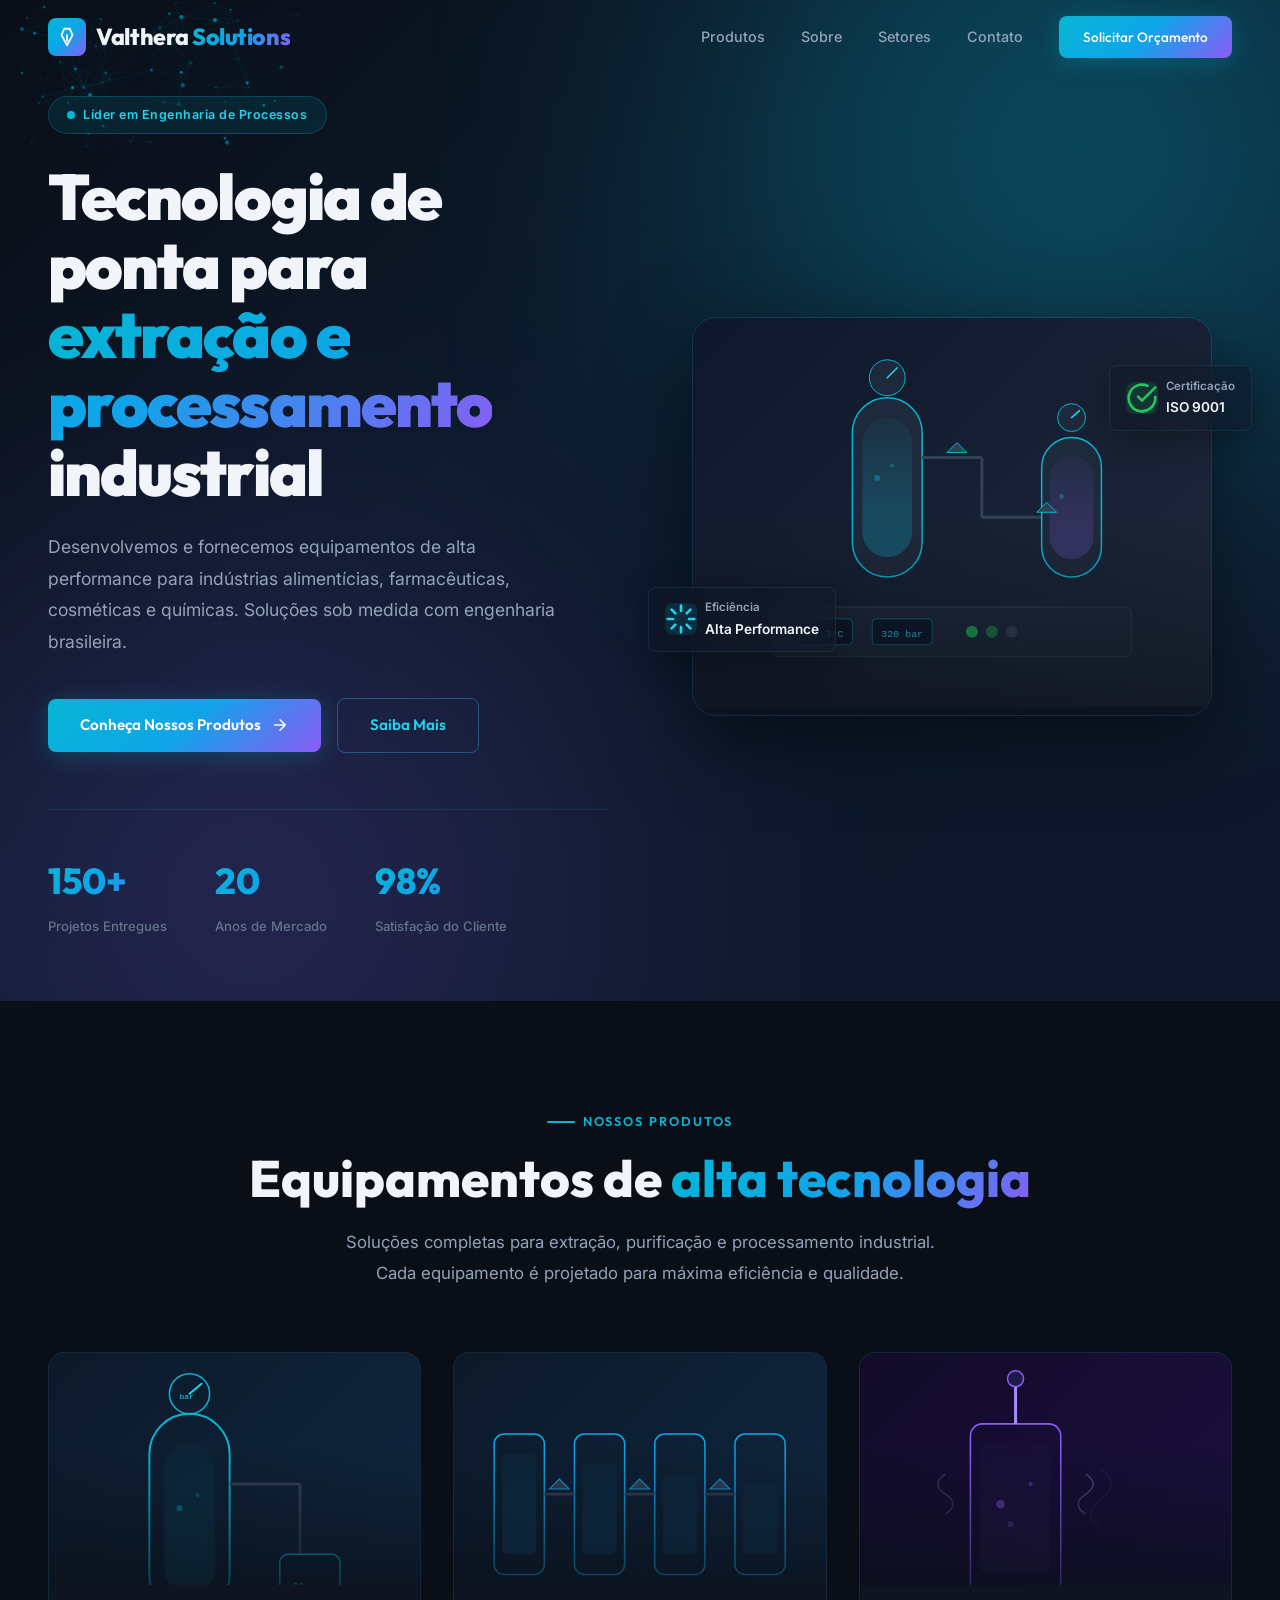
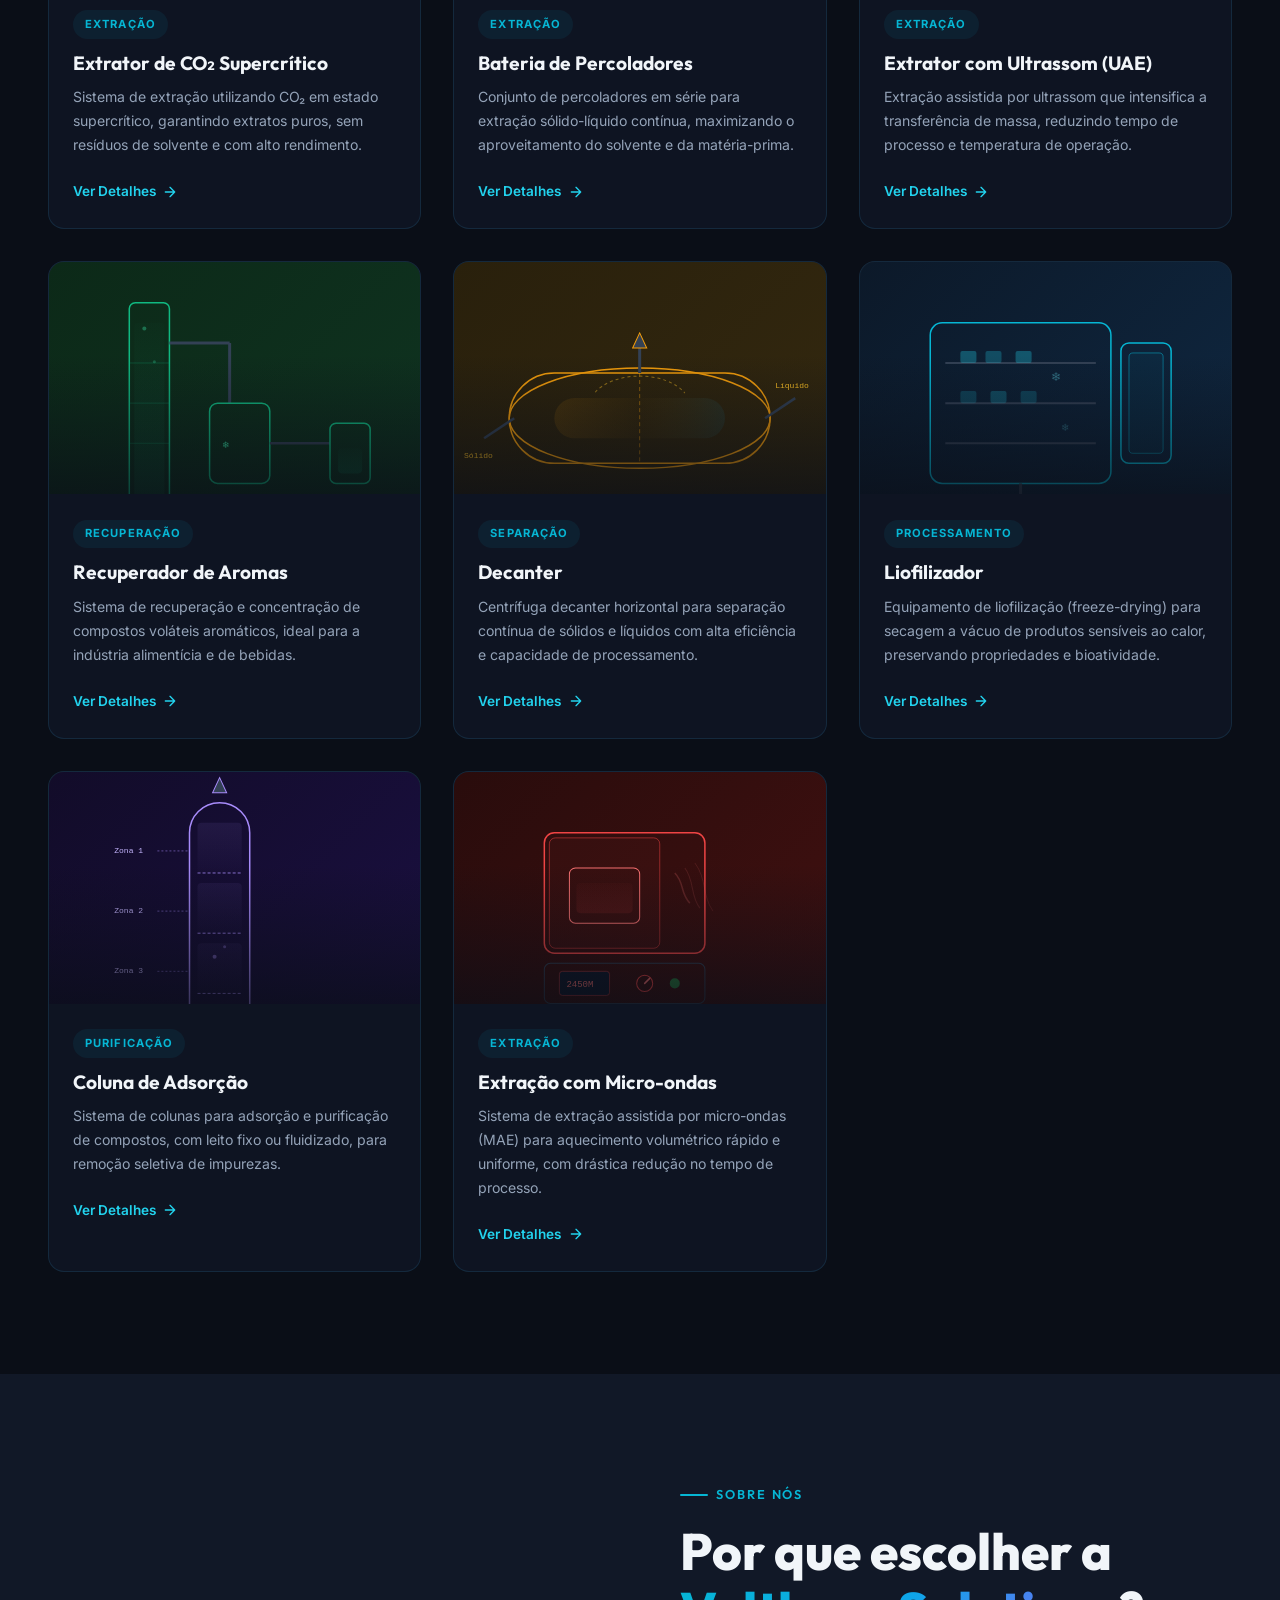
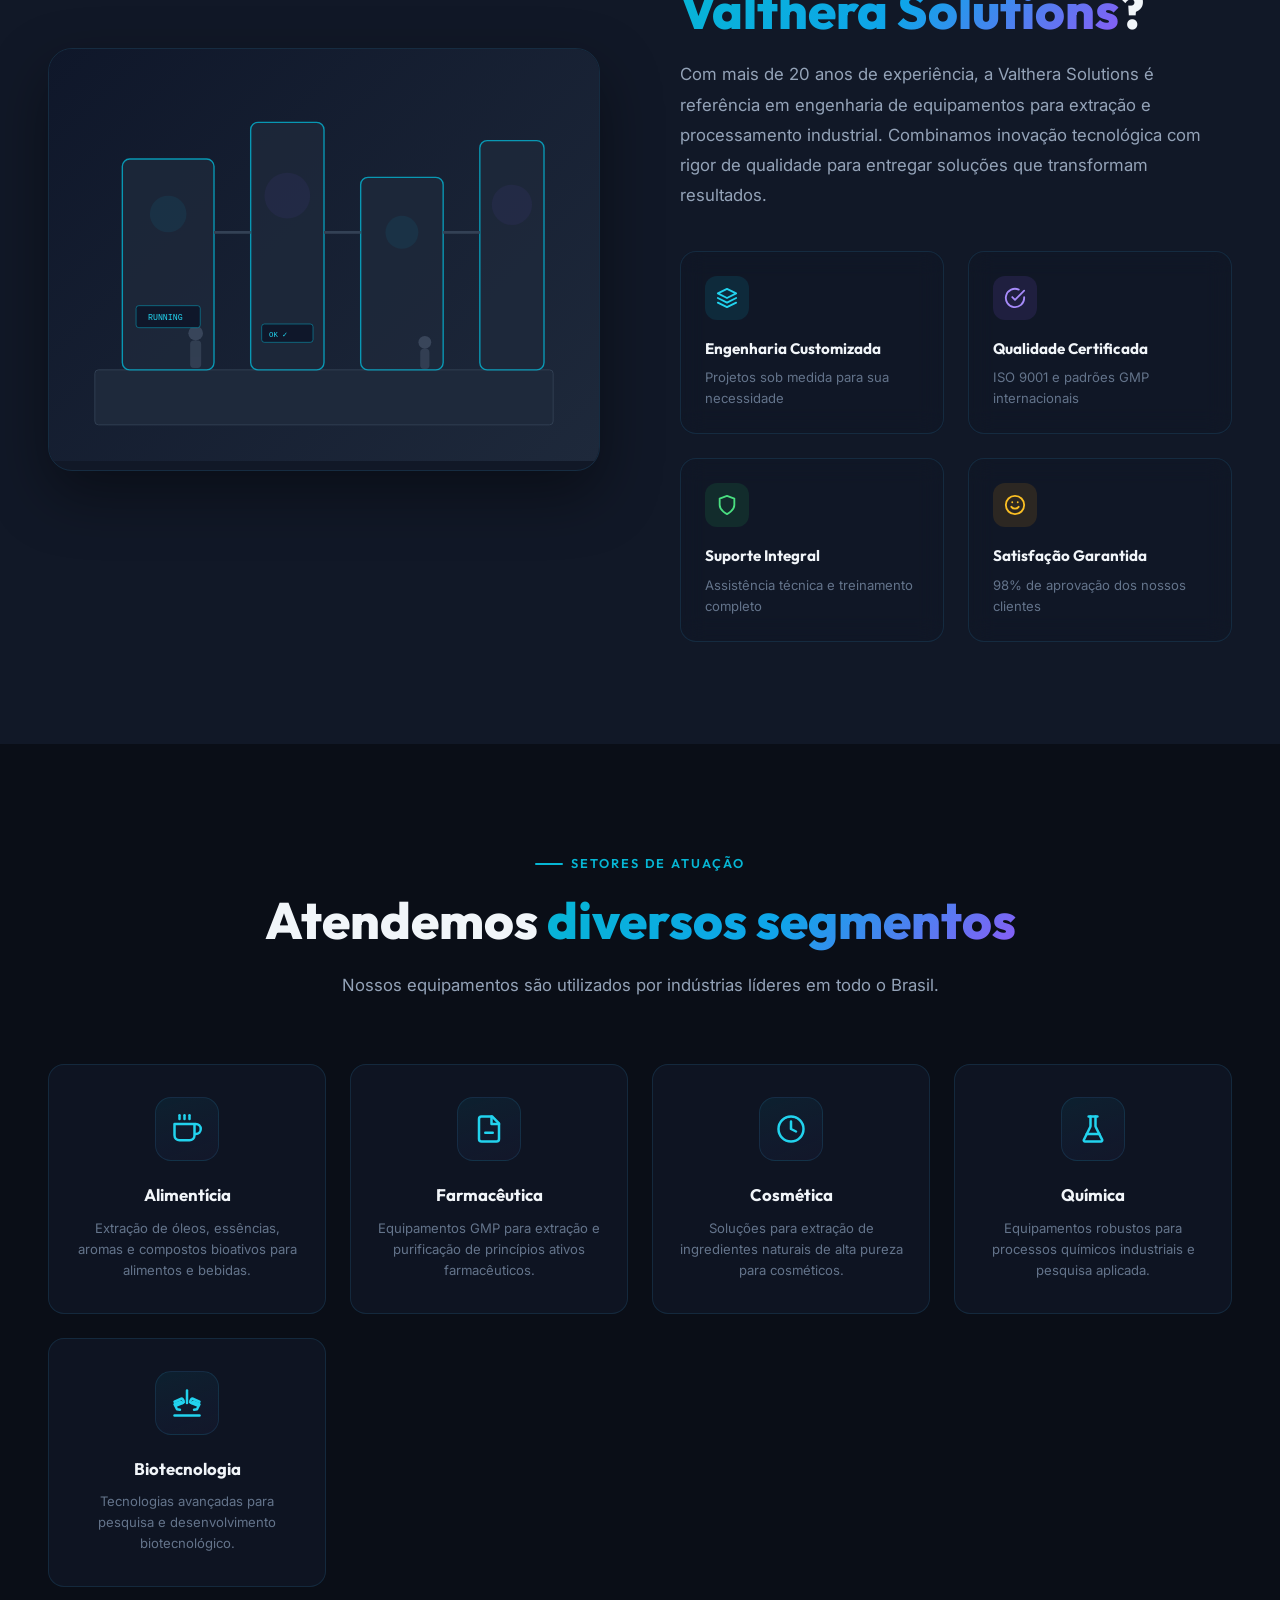
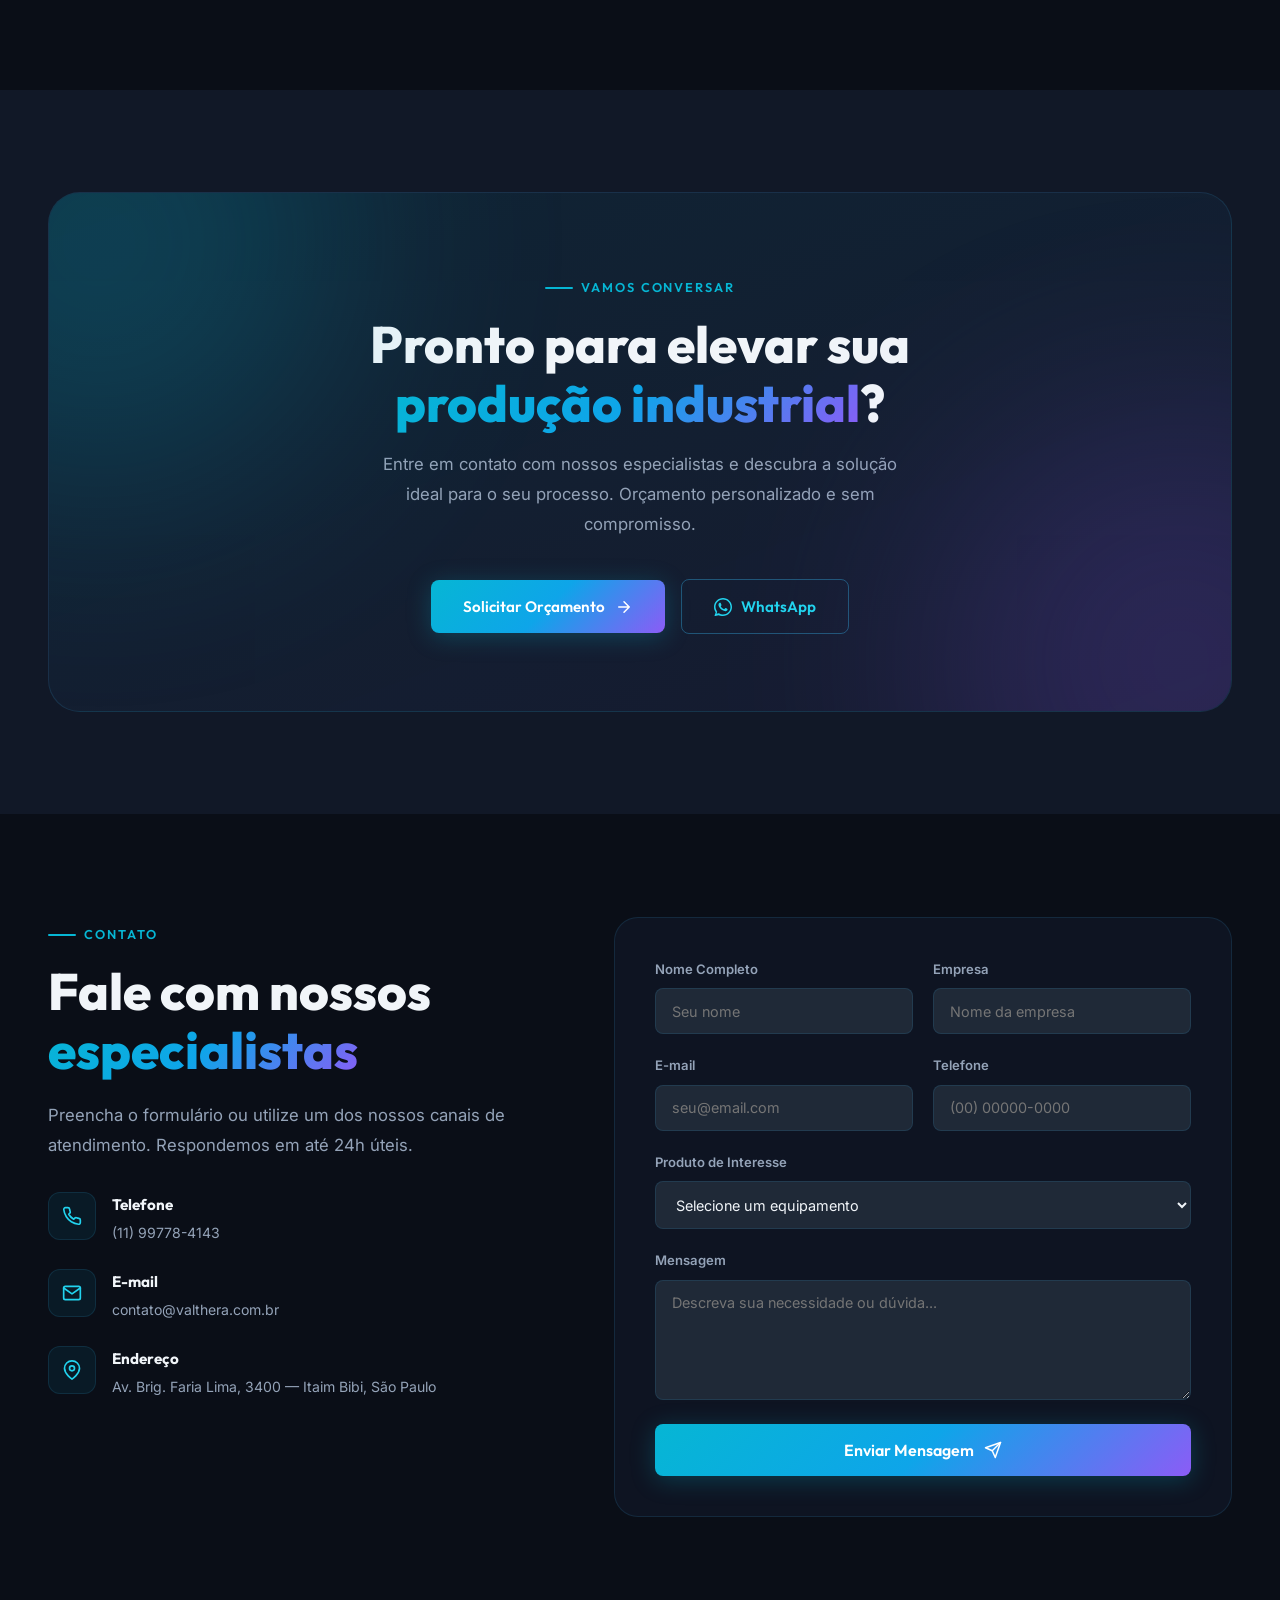
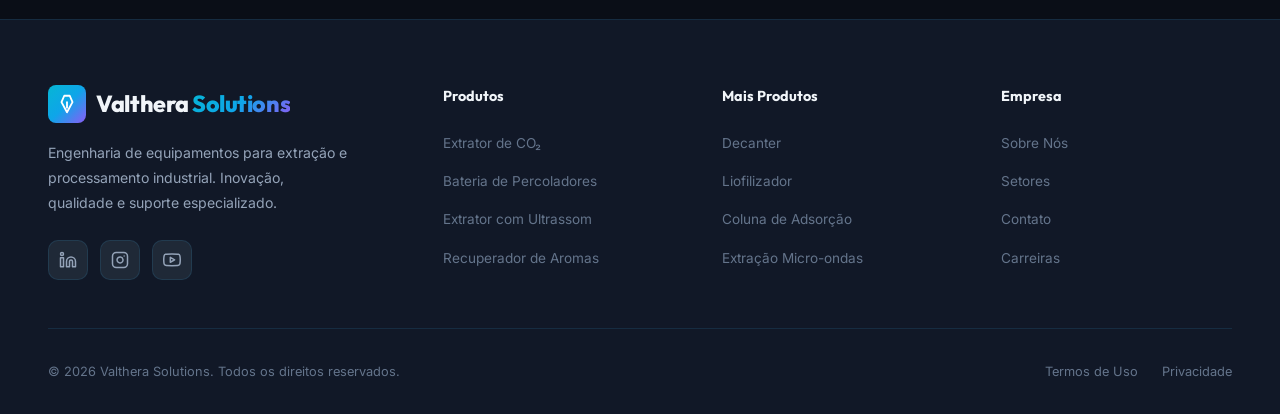
<file: index.html>
<!DOCTYPE html>
<html lang="pt-BR">
<head>
  <meta charset="UTF-8" />
  <meta name="viewport" content="width=device-width, initial-scale=1.0" />
  <title>Valthera Solutions — Equipamentos Industriais de Extração e Processamento</title>
  <meta name="description" content="Valthera Solutions: referência em equipamentos industriais de extração, purificação e processamento. Extratores de CO₂ supercrítico, ultrassom, micro-ondas e mais." />
  <style>
/* ============================================================
   Valthera Solutions — Design System & Global Styles
   ============================================================ */

/* ---- Google Fonts ---- */
@import url('https://fonts.googleapis.com/css2?family=Inter:wght@300;400;500;600;700;800;900&family=Outfit:wght@300;400;500;600;700;800&display=swap');

/* ---- CSS Custom Properties ---- */
:root {
  /* Palette */
  --bg-primary:    #0a0e17;
  --bg-secondary:  #111827;
  --bg-card:       rgba(17, 24, 39, .72);
  --bg-glass:      rgba(17, 24, 39, .45);
  --surface:       #1f2937;
  --border:        rgba(56, 189, 248, .12);
  --border-hover:  rgba(56, 189, 248, .35);

  --accent:        #06b6d4;
  --accent-light:  #22d3ee;
  --accent-dark:   #0891b2;
  --accent-glow:   rgba(6, 182, 212, .25);

  --text-primary:  #f1f5f9;
  --text-secondary:#94a3b8;
  --text-muted:    #64748b;

  --gradient-hero: linear-gradient(135deg, #0a0e17 0%, #0c1929 40%, #0f172a 100%);
  --gradient-accent: linear-gradient(135deg, #06b6d4, #0ea5e9, #8b5cf6);
  --gradient-card: linear-gradient(160deg, rgba(6,182,212,.08) 0%, rgba(139,92,246,.04) 100%);

  /* Typography */
  --font-heading: 'Outfit', sans-serif;
  --font-body:    'Inter', sans-serif;

  /* Spacing */
  --section-pad-y: clamp(4rem, 8vw, 8rem);
  --container-max: 1280px;
  --gap: 2rem;

  /* Transitions */
  --ease-out: cubic-bezier(.22, 1, .36, 1);
  --transition: .35s var(--ease-out);

  /* Radius */
  --radius-sm: 8px;
  --radius-md: 16px;
  --radius-lg: 24px;
  --radius-xl: 32px;
}

/* ---- Reset ---- */
*, *::before, *::after { box-sizing: border-box; margin: 0; padding: 0; }

html {
  scroll-behavior: smooth;
  font-size: 16px;
  -webkit-font-smoothing: antialiased;
}

body {
  font-family: var(--font-body);
  background: var(--bg-primary);
  color: var(--text-primary);
  line-height: 1.7;
  overflow-x: hidden;
}

img { max-width: 100%; display: block; }
a   { color: inherit; text-decoration: none; }
ul  { list-style: none; }

/* ---- Utilities ---- */
.container {
  max-width: var(--container-max);
  margin: 0 auto;
  padding: 0 clamp(1rem, 4vw, 3rem);
}

.section-label {
  display: inline-flex;
  align-items: center;
  gap: .5rem;
  font-family: var(--font-heading);
  font-size: .8rem;
  font-weight: 600;
  letter-spacing: .15em;
  text-transform: uppercase;
  color: var(--accent);
  margin-bottom: 1rem;
}

.section-label::before {
  content: '';
  width: 28px;
  height: 2px;
  background: var(--accent);
  border-radius: 1px;
}

.section-title {
  font-family: var(--font-heading);
  font-size: clamp(2rem, 4vw, 3.25rem);
  font-weight: 800;
  line-height: 1.15;
  color: var(--text-primary);
  margin-bottom: 1.25rem;
}

.section-desc {
  font-size: 1.05rem;
  color: var(--text-secondary);
  max-width: 600px;
  line-height: 1.8;
}

.gradient-text {
  background: var(--gradient-accent);
  -webkit-background-clip: text;
  background-clip: text;
  -webkit-text-fill-color: transparent;
}

/* ---- Buttons ---- */
.btn {
  display: inline-flex;
  align-items: center;
  gap: .6rem;
  font-family: var(--font-heading);
  font-weight: 600;
  font-size: .95rem;
  padding: .85rem 2rem;
  border: none;
  border-radius: var(--radius-sm);
  cursor: pointer;
  transition: var(--transition);
  position: relative;
  overflow: hidden;
}

.btn-primary {
  background: var(--gradient-accent);
  color: #fff;
  box-shadow: 0 4px 24px var(--accent-glow);
}

.btn-primary:hover {
  transform: translateY(-2px);
  box-shadow: 0 8px 32px rgba(6,182,212,.4);
}

.btn-outline {
  background: transparent;
  color: var(--accent-light);
  border: 1.5px solid var(--border-hover);
}

.btn-outline:hover {
  background: rgba(6,182,212,.08);
  border-color: var(--accent);
  transform: translateY(-2px);
}

.btn-icon {
  width: 18px;
  height: 18px;
}

/* ============================================================
   NAVBAR
   ============================================================ */
.navbar {
  position: fixed;
  top: 0;
  left: 0;
  right: 0;
  z-index: 1000;
  padding: 1rem 0;
  transition: var(--transition);
}

.navbar.scrolled {
  background: rgba(10, 14, 23, .88);
  backdrop-filter: blur(20px) saturate(1.4);
  -webkit-backdrop-filter: blur(20px) saturate(1.4);
  border-bottom: 1px solid var(--border);
  padding: .65rem 0;
}

.navbar .container {
  display: flex;
  align-items: center;
  justify-content: space-between;
}

.logo {
  display: flex;
  align-items: center;
  gap: .65rem;
  font-family: var(--font-heading);
  font-weight: 800;
  font-size: 1.45rem;
  letter-spacing: -.02em;
}

.logo-icon {
  width: 38px;
  height: 38px;
  background: var(--gradient-accent);
  border-radius: var(--radius-sm);
  display: flex;
  align-items: center;
  justify-content: center;
}

.logo-icon svg { width: 22px; height: 22px; }

.nav-links {
  display: flex;
  align-items: center;
  gap: 2.25rem;
}

.nav-links a {
  font-size: .9rem;
  font-weight: 500;
  color: var(--text-secondary);
  transition: var(--transition);
  position: relative;
}

.nav-links a::after {
  content: '';
  position: absolute;
  bottom: -4px;
  left: 0;
  width: 0;
  height: 2px;
  background: var(--accent);
  border-radius: 1px;
  transition: var(--transition);
}

.nav-links a:hover { color: var(--text-primary); }
.nav-links a:hover::after { width: 100%; }

.nav-cta {
  padding: .6rem 1.5rem !important;
  font-size: .85rem !important;
  color: #fff !important;
}

/* Mobile hamburger */
.hamburger {
  display: none;
  flex-direction: column;
  gap: 5px;
  cursor: pointer;
  z-index: 1001;
  background: none;
  border: none;
  padding: 4px;
}

.hamburger span {
  width: 26px;
  height: 2px;
  background: var(--text-primary);
  border-radius: 2px;
  transition: var(--transition);
}

.hamburger.active span:nth-child(1) { transform: rotate(45deg) translate(5px, 5px); }
.hamburger.active span:nth-child(2) { opacity: 0; }
.hamburger.active span:nth-child(3) { transform: rotate(-45deg) translate(5px, -5px); }

/* ============================================================
   HERO
   ============================================================ */
.hero {
  position: relative;
  min-height: 100vh;
  display: flex;
  align-items: center;
  background: var(--gradient-hero);
  overflow: hidden;
}

.hero-bg {
  position: absolute;
  inset: 0;
  z-index: 0;
}

.hero-bg img {
  width: 100%;
  height: 100%;
  object-fit: cover;
  opacity: .15;
  filter: saturate(.6);
}

.hero-glow {
  position: absolute;
  width: 700px;
  height: 700px;
  border-radius: 50%;
  filter: blur(140px);
  opacity: .3;
  pointer-events: none;
}

.hero-glow--cyan {
  background: var(--accent);
  top: -200px;
  right: -150px;
}

.hero-glow--purple {
  background: #8b5cf6;
  bottom: -250px;
  left: -100px;
  opacity: .18;
}

.hero .container {
  position: relative;
  z-index: 1;
  display: grid;
  grid-template-columns: 1fr 1fr;
  align-items: center;
  gap: 4rem;
  padding-top: 6rem;
  padding-bottom: 4rem;
}

.hero-content {
  max-width: 600px;
}

.hero-badge {
  display: inline-flex;
  align-items: center;
  gap: .5rem;
  background: rgba(6,182,212,.1);
  border: 1px solid rgba(6,182,212,.25);
  border-radius: 100px;
  padding: .45rem 1.15rem;
  font-size: .78rem;
  font-weight: 600;
  color: var(--accent-light);
  margin-bottom: 1.75rem;
  letter-spacing: .04em;
}

.hero-badge .pulse {
  width: 8px;
  height: 8px;
  background: var(--accent);
  border-radius: 50%;
  animation: pulse 2s ease-in-out infinite;
}

@keyframes pulse {
  0%, 100% { box-shadow: 0 0 0 0 rgba(6,182,212,.5); }
  50%      { box-shadow: 0 0 0 8px rgba(6,182,212,0); }
}

.hero-title {
  font-family: var(--font-heading);
  font-size: clamp(2.5rem, 5vw, 4rem);
  font-weight: 900;
  line-height: 1.08;
  letter-spacing: -.03em;
  margin-bottom: 1.5rem;
}

.hero-desc {
  font-size: 1.1rem;
  color: var(--text-secondary);
  line-height: 1.8;
  margin-bottom: 2.5rem;
  max-width: 520px;
}

.hero-actions {
  display: flex;
  align-items: center;
  gap: 1rem;
  flex-wrap: wrap;
}

.hero-stats {
  display: flex;
  gap: 3rem;
  margin-top: 3.5rem;
  padding-top: 2.5rem;
  border-top: 1px solid var(--border);
}

.hero-stat h3 {
  font-family: var(--font-heading);
  font-size: 2.25rem;
  font-weight: 800;
  background: var(--gradient-accent);
  -webkit-background-clip: text;
  background-clip: text;
  -webkit-text-fill-color: transparent;
}

.hero-stat p {
  font-size: .82rem;
  color: var(--text-muted);
  font-weight: 500;
  margin-top: .25rem;
}

/* Hero image side */
.hero-visual {
  position: relative;
  display: flex;
  align-items: center;
  justify-content: center;
}

.hero-image-wrapper {
  position: relative;
  width: 100%;
  max-width: 520px;
  border-radius: var(--radius-lg);
  overflow: hidden;
  border: 1px solid var(--border);
  box-shadow: 0 24px 80px rgba(0,0,0,.5);
}

.hero-image-wrapper img {
  width: 100%;
  aspect-ratio: 4/3;
  object-fit: cover;
}

.hero-image-overlay {
  position: absolute;
  inset: 0;
  background: linear-gradient(180deg, transparent 50%, rgba(10,14,23,.6) 100%);
  pointer-events: none;
}

/* Floating badges on hero image */
.float-badge {
  position: absolute;
  display: flex;
  align-items: center;
  gap: .5rem;
  background: var(--bg-glass);
  backdrop-filter: blur(16px);
  -webkit-backdrop-filter: blur(16px);
  border: 1px solid var(--border);
  border-radius: var(--radius-sm);
  padding: .65rem 1rem;
  font-size: .78rem;
  font-weight: 600;
  color: var(--text-primary);
  box-shadow: 0 8px 32px rgba(0,0,0,.3);
  animation: float 6s ease-in-out infinite;
}

.float-badge--top {
  top: 12%;
  right: -20px;
  animation-delay: 0s;
}

.float-badge--bottom {
  bottom: 16%;
  left: -24px;
  animation-delay: 3s;
}

.float-badge .badge-icon {
  width: 32px;
  height: 32px;
  border-radius: 8px;
  display: flex;
  align-items: center;
  justify-content: center;
  flex-shrink: 0;
}

.float-badge .badge-icon.green  { background: rgba(34,197,94,.15); color: #22c55e; }
.float-badge .badge-icon.cyan   { background: rgba(6,182,212,.15); color: var(--accent-light); }

@keyframes float {
  0%, 100% { transform: translateY(0); }
  50%      { transform: translateY(-12px); }
}

/* ============================================================
   PRODUCTS
   ============================================================ */
.products {
  padding: var(--section-pad-y) 0;
  background: var(--bg-primary);
  position: relative;
}

.products-header {
  text-align: center;
  margin-bottom: 4rem;
}

.products-header .section-desc {
  margin: 0 auto;
}

.products-grid {
  display: grid;
  grid-template-columns: repeat(auto-fill, minmax(300px, 1fr));
  gap: var(--gap);
}

.product-card {
  position: relative;
  background: var(--bg-card);
  border: 1px solid var(--border);
  border-radius: var(--radius-md);
  overflow: hidden;
  transition: var(--transition);
  cursor: pointer;
}

.product-card:hover {
  border-color: var(--border-hover);
  transform: translateY(-6px);
  box-shadow: 0 20px 60px rgba(6,182,212,.1);
}

.product-card-img {
  width: 100%;
  aspect-ratio: 16/10;
  overflow: hidden;
  position: relative;
  background: var(--surface);
}

.product-card-img img {
  width: 100%;
  height: 100%;
  object-fit: cover;
  transition: transform .6s var(--ease-out);
}

.product-card:hover .product-card-img img {
  transform: scale(1.06);
}

.product-card-img .img-overlay {
  position: absolute;
  inset: 0;
  background: linear-gradient(180deg, transparent 40%, rgba(10,14,23,.7) 100%);
  pointer-events: none;
}

/* SVG placeholder for missing images */
.product-card-img .svg-placeholder {
  width: 100%;
  height: 100%;
  display: flex;
  align-items: center;
  justify-content: center;
  background: linear-gradient(135deg, var(--bg-secondary), var(--surface));
}

.product-card-img .svg-placeholder svg {
  width: 64px;
  height: 64px;
  color: var(--accent);
  opacity: .5;
}

.product-card-body {
  padding: 1.5rem;
}

.product-tag {
  display: inline-block;
  font-size: .7rem;
  font-weight: 700;
  letter-spacing: .1em;
  text-transform: uppercase;
  color: var(--accent);
  background: rgba(6,182,212,.08);
  padding: .3rem .75rem;
  border-radius: 100px;
  margin-bottom: .75rem;
}

.product-card-body h3 {
  font-family: var(--font-heading);
  font-size: 1.2rem;
  font-weight: 700;
  margin-bottom: .6rem;
  line-height: 1.3;
}

.product-card-body p {
  font-size: .88rem;
  color: var(--text-secondary);
  line-height: 1.7;
  margin-bottom: 1.25rem;
}

.product-link {
  display: inline-flex;
  align-items: center;
  gap: .4rem;
  font-size: .85rem;
  font-weight: 600;
  color: var(--accent-light);
  transition: var(--transition);
}

.product-link:hover {
  gap: .65rem;
  color: #fff;
}

.product-link svg {
  width: 16px;
  height: 16px;
  transition: var(--transition);
}

/* ============================================================
   ABOUT / DIFFERENTIALS
   ============================================================ */
.about {
  padding: var(--section-pad-y) 0;
  background: var(--bg-secondary);
  position: relative;
  overflow: hidden;
}

.about .container {
  display: grid;
  grid-template-columns: 1fr 1fr;
  gap: 5rem;
  align-items: center;
}

.about-visual {
  position: relative;
}

.about-image {
  border-radius: var(--radius-lg);
  overflow: hidden;
  border: 1px solid var(--border);
  box-shadow: 0 24px 60px rgba(0,0,0,.4);
}

.about-image img {
  width: 100%;
  aspect-ratio: 4/3;
  object-fit: cover;
}

.about-features {
  display: grid;
  grid-template-columns: 1fr 1fr;
  gap: 1.5rem;
  margin-top: 2.5rem;
}

.feature-item {
  background: var(--bg-glass);
  backdrop-filter: blur(12px);
  border: 1px solid var(--border);
  border-radius: var(--radius-md);
  padding: 1.5rem;
  transition: var(--transition);
}

.feature-item:hover {
  border-color: var(--border-hover);
  transform: translateY(-3px);
}

.feature-icon {
  width: 44px;
  height: 44px;
  border-radius: 12px;
  display: flex;
  align-items: center;
  justify-content: center;
  margin-bottom: 1rem;
}

.feature-icon.cyan   { background: rgba(6,182,212,.12);  color: var(--accent-light); }
.feature-icon.purple { background: rgba(139,92,246,.12); color: #a78bfa; }
.feature-icon.green  { background: rgba(34,197,94,.12);  color: #4ade80; }
.feature-icon.amber  { background: rgba(245,158,11,.12); color: #fbbf24; }

.feature-icon svg { width: 22px; height: 22px; }

.feature-item h4 {
  font-family: var(--font-heading);
  font-size: .95rem;
  font-weight: 700;
  margin-bottom: .35rem;
}

.feature-item p {
  font-size: .82rem;
  color: var(--text-muted);
  line-height: 1.6;
}

/* ============================================================
   SECTORS
   ============================================================ */
.sectors {
  padding: var(--section-pad-y) 0;
  background: var(--bg-primary);
  position: relative;
}

.sectors-header {
  text-align: center;
  margin-bottom: 4rem;
}

.sectors-header .section-desc { margin: 0 auto; }

.sectors-grid {
  display: grid;
  grid-template-columns: repeat(auto-fill, minmax(240px, 1fr));
  gap: 1.5rem;
}

.sector-card {
  background: var(--bg-card);
  border: 1px solid var(--border);
  border-radius: var(--radius-md);
  padding: 2rem 1.5rem;
  text-align: center;
  transition: var(--transition);
}

.sector-card:hover {
  border-color: var(--border-hover);
  transform: translateY(-4px);
  box-shadow: 0 12px 40px rgba(6,182,212,.08);
}

.sector-icon {
  width: 64px;
  height: 64px;
  margin: 0 auto 1.25rem;
  border-radius: 16px;
  display: flex;
  align-items: center;
  justify-content: center;
  background: var(--gradient-card);
  border: 1px solid var(--border);
}

.sector-icon svg {
  width: 30px;
  height: 30px;
  color: var(--accent-light);
}

.sector-card h3 {
  font-family: var(--font-heading);
  font-size: 1.05rem;
  font-weight: 700;
  margin-bottom: .5rem;
}

.sector-card p {
  font-size: .82rem;
  color: var(--text-muted);
  line-height: 1.6;
}

/* ============================================================
   CTA BANNER
   ============================================================ */
.cta-banner {
  padding: var(--section-pad-y) 0;
  background: var(--bg-secondary);
  position: relative;
  overflow: hidden;
}

.cta-inner {
  position: relative;
  background: var(--gradient-card);
  border: 1px solid var(--border);
  border-radius: var(--radius-xl);
  padding: clamp(3rem, 6vw, 5rem);
  text-align: center;
  overflow: hidden;
}

.cta-glow {
  position: absolute;
  width: 500px;
  height: 500px;
  border-radius: 50%;
  filter: blur(120px);
  opacity: .2;
  pointer-events: none;
}

.cta-glow--left {
  background: var(--accent);
  top: -200px;
  left: -200px;
}

.cta-glow--right {
  background: #8b5cf6;
  bottom: -200px;
  right: -200px;
}

.cta-inner .section-title {
  max-width: 700px;
  margin: 0 auto 1rem;
}

.cta-inner .section-desc {
  max-width: 540px;
  margin: 0 auto 2.5rem;
  text-align: center;
}

.cta-actions {
  display: flex;
  align-items: center;
  justify-content: center;
  gap: 1rem;
  flex-wrap: wrap;
  position: relative;
  z-index: 1;
}

/* ============================================================
   CONTACT
   ============================================================ */
.contact {
  padding: var(--section-pad-y) 0;
  background: var(--bg-primary);
}

.contact .container {
  display: grid;
  grid-template-columns: 1fr 1.15fr;
  gap: 4rem;
  align-items: start;
}

.contact-info-list {
  display: flex;
  flex-direction: column;
  gap: 1.5rem;
  margin-top: 2rem;
}

.contact-info-item {
  display: flex;
  align-items: flex-start;
  gap: 1rem;
}

.contact-info-icon {
  width: 48px;
  height: 48px;
  border-radius: 12px;
  display: flex;
  align-items: center;
  justify-content: center;
  flex-shrink: 0;
  background: rgba(6,182,212,.08);
  border: 1px solid var(--border);
  color: var(--accent-light);
}

.contact-info-icon svg { width: 20px; height: 20px; }

.contact-info-item h4 {
  font-family: var(--font-heading);
  font-weight: 700;
  font-size: .95rem;
  margin-bottom: .2rem;
}

.contact-info-item p {
  font-size: .88rem;
  color: var(--text-secondary);
}

/* Form */
.contact-form {
  background: var(--bg-card);
  border: 1px solid var(--border);
  border-radius: var(--radius-lg);
  padding: 2.5rem;
}

.form-grid {
  display: grid;
  grid-template-columns: 1fr 1fr;
  gap: 1.25rem;
}

.form-group {
  display: flex;
  flex-direction: column;
  gap: .5rem;
}

.form-group.full { grid-column: 1 / -1; }

.form-group label {
  font-size: .82rem;
  font-weight: 600;
  color: var(--text-secondary);
}

.form-group input,
.form-group textarea,
.form-group select {
  font-family: var(--font-body);
  font-size: .9rem;
  color: var(--text-primary);
  background: var(--surface);
  border: 1px solid var(--border);
  border-radius: var(--radius-sm);
  padding: .85rem 1rem;
  transition: var(--transition);
  outline: none;
}

.form-group input:focus,
.form-group textarea:focus,
.form-group select:focus {
  border-color: var(--accent);
  box-shadow: 0 0 0 3px var(--accent-glow);
}

.form-group textarea { resize: vertical; min-height: 120px; }

.form-submit {
  margin-top: 1.5rem;
  width: 100%;
  justify-content: center;
  font-size: 1rem;
  padding: 1rem;
}

/* ============================================================
   FOOTER
   ============================================================ */
.footer {
  background: var(--bg-secondary);
  border-top: 1px solid var(--border);
  padding: 4rem 0 2rem;
}

.footer-grid {
  display: grid;
  grid-template-columns: 1.5fr 1fr 1fr 1fr;
  gap: 3rem;
  margin-bottom: 3rem;
}

.footer-brand p {
  font-size: .88rem;
  color: var(--text-secondary);
  line-height: 1.8;
  margin-top: 1rem;
  max-width: 300px;
}

.footer-social {
  display: flex;
  gap: .75rem;
  margin-top: 1.5rem;
}

.footer-social a {
  width: 40px;
  height: 40px;
  border-radius: 10px;
  display: flex;
  align-items: center;
  justify-content: center;
  background: var(--surface);
  border: 1px solid var(--border);
  color: var(--text-secondary);
  transition: var(--transition);
}

.footer-social a:hover {
  background: rgba(6,182,212,.1);
  border-color: var(--accent);
  color: var(--accent-light);
}

.footer-social a svg { width: 18px; height: 18px; }

.footer-col h4 {
  font-family: var(--font-heading);
  font-weight: 700;
  font-size: .9rem;
  margin-bottom: 1.25rem;
  color: var(--text-primary);
}

.footer-col ul {
  display: flex;
  flex-direction: column;
  gap: .7rem;
}

.footer-col ul a {
  font-size: .85rem;
  color: var(--text-muted);
  transition: var(--transition);
}

.footer-col ul a:hover {
  color: var(--accent-light);
  padding-left: 4px;
}

.footer-bottom {
  border-top: 1px solid var(--border);
  padding-top: 2rem;
  display: flex;
  align-items: center;
  justify-content: space-between;
  flex-wrap: wrap;
  gap: 1rem;
}

.footer-bottom p {
  font-size: .8rem;
  color: var(--text-muted);
}

.footer-bottom-links {
  display: flex;
  gap: 1.5rem;
}

.footer-bottom-links a {
  font-size: .8rem;
  color: var(--text-muted);
  transition: var(--transition);
}

.footer-bottom-links a:hover { color: var(--accent-light); }

/* ============================================================
   SCROLL ANIMATIONS
   ============================================================ */
.reveal {
  opacity: 0;
  transform: translateY(30px);
  transition: opacity .7s var(--ease-out), transform .7s var(--ease-out);
}

.reveal.visible {
  opacity: 1;
  transform: translateY(0);
}

.reveal-delay-1 { transition-delay: .1s; }
.reveal-delay-2 { transition-delay: .2s; }
.reveal-delay-3 { transition-delay: .3s; }
.reveal-delay-4 { transition-delay: .4s; }

/* ============================================================
   PARTICLES (canvas)
   ============================================================ */
#particles-canvas {
  position: absolute;
  inset: 0;
  z-index: 0;
  pointer-events: none;
}

/* ============================================================
   RESPONSIVE
   ============================================================ */
@media (max-width: 1024px) {
  .hero .container { grid-template-columns: 1fr; text-align: center; }
  .hero-content    { max-width: 100%; }
  .hero-desc       { margin-left: auto; margin-right: auto; }
  .hero-actions    { justify-content: center; }
  .hero-stats      { justify-content: center; }
  .hero-visual     { display: none; }

  .about .container  { grid-template-columns: 1fr; }
  .about-visual      { order: -1; }

  .contact .container { grid-template-columns: 1fr; }

  .footer-grid { grid-template-columns: 1fr 1fr; }
}

@media (max-width: 768px) {
  .nav-links {
    position: fixed;
    top: 0;
    right: -100%;
    width: 280px;
    height: 100vh;
    flex-direction: column;
    align-items: flex-start;
    padding: 6rem 2rem 2rem;
    background: var(--bg-secondary);
    border-left: 1px solid var(--border);
    gap: 1.5rem;
    transition: var(--transition);
  }

  .nav-links.open { right: 0; }

  .hamburger { display: flex; }

  .hero-stats { gap: 1.5rem; }
  .hero-stat h3 { font-size: 1.6rem; }

  .about-features { grid-template-columns: 1fr; }
  .form-grid { grid-template-columns: 1fr; }
  .footer-grid { grid-template-columns: 1fr; }

  .products-grid { grid-template-columns: 1fr; }
  .sectors-grid  { grid-template-columns: 1fr 1fr; }
}

@media (max-width: 480px) {
  .sectors-grid { grid-template-columns: 1fr; }
  .cta-inner { padding: 2rem 1.25rem; }
  .contact-form { padding: 1.5rem; }
}

/* ============================================================
   PRODUCT MODAL
   ============================================================ */
.modal-overlay {
  position: fixed;
  inset: 0;
  z-index: 2000;
  background: rgba(0, 0, 0, .7);
  backdrop-filter: blur(8px);
  -webkit-backdrop-filter: blur(8px);
  display: flex;
  align-items: center;
  justify-content: center;
  opacity: 0;
  visibility: hidden;
  transition: var(--transition);
  padding: 2rem;
}

.modal-overlay.active {
  opacity: 1;
  visibility: visible;
}

.modal {
  background: var(--bg-secondary);
  border: 1px solid var(--border);
  border-radius: var(--radius-lg);
  max-width: 640px;
  width: 100%;
  max-height: 85vh;
  overflow-y: auto;
  transform: translateY(20px) scale(.97);
  transition: var(--transition);
}

.modal-overlay.active .modal {
  transform: translateY(0) scale(1);
}

.modal-img {
  width: 100%;
  aspect-ratio: 16/9;
  overflow: hidden;
  border-radius: var(--radius-lg) var(--radius-lg) 0 0;
}

.modal-img img {
  width: 100%;
  height: 100%;
  object-fit: cover;
}

.modal-body {
  padding: 2rem;
}

.modal-body h2 {
  font-family: var(--font-heading);
  font-size: 1.5rem;
  font-weight: 800;
  margin-bottom: .75rem;
}

.modal-body .modal-tag {
  display: inline-block;
  font-size: .7rem;
  font-weight: 700;
  letter-spacing: .1em;
  text-transform: uppercase;
  color: var(--accent);
  background: rgba(6,182,212,.08);
  padding: .3rem .75rem;
  border-radius: 100px;
  margin-bottom: 1rem;
}

.modal-body p {
  font-size: .95rem;
  color: var(--text-secondary);
  line-height: 1.8;
  margin-bottom: 1rem;
}

.modal-features {
  margin-top: 1.5rem;
}

.modal-features h4 {
  font-family: var(--font-heading);
  font-weight: 700;
  font-size: .9rem;
  margin-bottom: .75rem;
  color: var(--text-primary);
}

.modal-features ul {
  display: flex;
  flex-direction: column;
  gap: .5rem;
}

.modal-features li {
  display: flex;
  align-items: center;
  gap: .5rem;
  font-size: .85rem;
  color: var(--text-secondary);
}

.modal-features li svg {
  width: 16px;
  height: 16px;
  color: var(--accent);
  flex-shrink: 0;
}

.modal-close {
  position: absolute;
  top: 1rem;
  right: 1rem;
  width: 36px;
  height: 36px;
  border-radius: 50%;
  background: var(--bg-glass);
  backdrop-filter: blur(12px);
  border: 1px solid var(--border);
  color: var(--text-primary);
  display: flex;
  align-items: center;
  justify-content: center;
  cursor: pointer;
  transition: var(--transition);
  z-index: 10;
}

.modal-close:hover {
  background: rgba(239,68,68,.2);
  border-color: rgba(239,68,68,.4);
}

.modal-close svg { width: 18px; height: 18px; }

.modal-actions {
  margin-top: 1.5rem;
  display: flex;
  gap: 1rem;
}

/* scrollbar styling */
::-webkit-scrollbar { width: 8px; }
::-webkit-scrollbar-track { background: var(--bg-primary); }
::-webkit-scrollbar-thumb { background: var(--surface); border-radius: 4px; }
::-webkit-scrollbar-thumb:hover { background: var(--accent-dark); }

</style>
  <link rel="icon" href="data:image/svg+xml,<svg xmlns='http://www.w3.org/2000/svg' viewBox='0 0 100 100'><text y='.9em' font-size='80'>⚗️</text></svg>" />
</head>

<body>
  <!-- ===== NAVBAR ===== -->
  <nav class="navbar" id="navbar">
    <div class="container">
      <a href="#" class="logo">
        <div class="logo-icon">
          <svg viewBox="0 0 24 24" fill="none" stroke="#fff" stroke-width="2" stroke-linecap="round" stroke-linejoin="round">
            <path d="M9 3h6l3 7-6 11-6-11z"/>
            <path d="M12 10v6"/>
          </svg>
        </div>
        <span>Valthera <span class="gradient-text">Solutions</span></span>
      </a>

      <div class="nav-links" id="nav-links">
        <a href="#produtos">Produtos</a>
        <a href="#sobre">Sobre</a>
        <a href="#setores">Setores</a>
        <a href="#contato">Contato</a>
        <a href="#contato" class="btn btn-primary nav-cta">Solicitar Orçamento</a>
      </div>

      <button class="hamburger" id="hamburger" aria-label="Menu">
        <span></span><span></span><span></span>
      </button>
    </div>
  </nav>

  <!-- ===== HERO ===== -->
  <section class="hero" id="hero">
    <canvas id="particles-canvas"></canvas>
    <div class="hero-glow hero-glow--cyan"></div>
    <div class="hero-glow hero-glow--purple"></div>

    <div class="container">
      <div class="hero-content">
        <div class="hero-badge">
          <span class="pulse"></span>
          Líder em Engenharia de Processos
        </div>

        <h1 class="hero-title">
          Tecnologia de ponta para <span class="gradient-text">extração e processamento</span> industrial
        </h1>

        <p class="hero-desc">
          Desenvolvemos e fornecemos equipamentos de alta performance para indústrias alimentícias, 
          farmacêuticas, cosméticas e químicas. Soluções sob medida com engenharia brasileira.
        </p>

        <div class="hero-actions">
          <a href="#produtos" class="btn btn-primary">
            Conheça Nossos Produtos
            <svg class="btn-icon" viewBox="0 0 24 24" fill="none" stroke="currentColor" stroke-width="2" stroke-linecap="round" stroke-linejoin="round"><path d="M5 12h14M12 5l7 7-7 7"/></svg>
          </a>
          <a href="#sobre" class="btn btn-outline">
            Saiba Mais
          </a>
        </div>

        <div class="hero-stats">
          <div class="hero-stat">
            <h3>150+</h3>
            <p>Projetos Entregues</p>
          </div>
          <div class="hero-stat">
            <h3>20</h3>
            <p>Anos de Mercado</p>
          </div>
          <div class="hero-stat">
            <h3>98%</h3>
            <p>Satisfação do Cliente</p>
          </div>
        </div>
      </div>

      <div class="hero-visual">
        <div class="hero-image-wrapper">
          <!-- Inline SVG Hero Visual -->
          <svg viewBox="0 0 520 390" fill="none" xmlns="http://www.w3.org/2000/svg" style="width:100%; aspect-ratio:4/3; background: linear-gradient(135deg, #0f172a 0%, #1e293b 100%);">
            <!-- Extraction vessel -->
            <rect x="160" y="80" width="70" height="180" rx="35" fill="#1e293b" stroke="#06b6d4" stroke-width="1.5"/>
            <rect x="170" y="100" width="50" height="140" rx="25" fill="url(#liquidGrad)" opacity=".6"/>
            <!-- Pipes -->
            <line x1="230" y1="140" x2="290" y2="140" stroke="#334155" stroke-width="3"/>
            <line x1="290" y1="140" x2="290" y2="200" stroke="#334155" stroke-width="3"/>
            <line x1="290" y1="200" x2="350" y2="200" stroke="#334155" stroke-width="3"/>
            <!-- Second vessel -->
            <rect x="350" y="120" width="60" height="140" rx="30" fill="#1e293b" stroke="#06b6d4" stroke-width="1.5"/>
            <rect x="358" y="138" width="44" height="104" rx="22" fill="url(#liquidGrad2)" opacity=".5"/>
            <!-- Gauges -->
            <circle cx="195" cy="60" r="18" fill="#1e293b" stroke="#06b6d4" stroke-width="1"/>
            <line x1="195" y1="60" x2="205" y2="50" stroke="#22d3ee" stroke-width="1.5" stroke-linecap="round"/>
            <circle cx="380" cy="100" r="14" fill="#1e293b" stroke="#06b6d4" stroke-width="1"/>
            <line x1="380" y1="100" x2="388" y2="93" stroke="#22d3ee" stroke-width="1.5" stroke-linecap="round"/>
            <!-- Control panel -->
            <rect x="80" y="290" width="360" height="50" rx="6" fill="#1e293b" stroke="#334155" stroke-width="1"/>
            <rect x="100" y="302" width="60" height="26" rx="4" fill="#0f172a" stroke="#06b6d4" stroke-width=".5"/>
            <text x="115" y="320" fill="#22d3ee" font-size="10" font-family="monospace">87.3°C</text>
            <rect x="180" y="302" width="60" height="26" rx="4" fill="#0f172a" stroke="#06b6d4" stroke-width=".5"/>
            <text x="189" y="320" fill="#22d3ee" font-size="10" font-family="monospace">320 bar</text>
            <circle cx="280" cy="315" r="6" fill="#22c55e" opacity=".8"/>
            <circle cx="300" cy="315" r="6" fill="#22c55e" opacity=".5"/>
            <circle cx="320" cy="315" r="6" fill="#334155"/>
            <!-- Valves -->
            <polygon points="255,135 265,125 275,135" fill="#334155" stroke="#06b6d4" stroke-width="1"/>
            <polygon points="345,195 355,185 365,195" fill="#334155" stroke="#06b6d4" stroke-width="1"/>
            <!-- Particle bubbles -->
            <circle cx="185" cy="180" r="3" fill="#06b6d4" opacity=".4"><animate attributeName="cy" values="180;120;180" dur="3s" repeatCount="indefinite"/></circle>
            <circle cx="200" cy="200" r="2" fill="#06b6d4" opacity=".3"><animate attributeName="cy" values="200;130;200" dur="4s" repeatCount="indefinite"/></circle>
            <circle cx="370" cy="210" r="2.5" fill="#06b6d4" opacity=".35"><animate attributeName="cy" values="210;155;210" dur="3.5s" repeatCount="indefinite"/></circle>
            <defs>
              <linearGradient id="liquidGrad" x1="0" y1="0" x2="0" y2="1">
                <stop offset="0%" stop-color="#06b6d4" stop-opacity="0.1"/>
                <stop offset="100%" stop-color="#06b6d4" stop-opacity="0.5"/>
              </linearGradient>
              <linearGradient id="liquidGrad2" x1="0" y1="0" x2="0" y2="1">
                <stop offset="0%" stop-color="#8b5cf6" stop-opacity="0.1"/>
                <stop offset="100%" stop-color="#8b5cf6" stop-opacity="0.5"/>
              </linearGradient>
            </defs>
          </svg>
          <div class="hero-image-overlay"></div>
        </div>

        <!-- Floating badges -->
        <div class="float-badge float-badge--top">
          <div class="badge-icon green">
            <svg viewBox="0 0 24 24" fill="none" stroke="currentColor" stroke-width="2" stroke-linecap="round" stroke-linejoin="round"><path d="M22 11.08V12a10 10 0 1 1-5.93-9.14"/><polyline points="22 4 12 14.01 9 11.01"/></svg>
          </div>
          <div>
            <div style="font-size:.72rem;color:#94a3b8;">Certificação</div>
            <div style="font-size:.85rem;">ISO 9001</div>
          </div>
        </div>

        <div class="float-badge float-badge--bottom">
          <div class="badge-icon cyan">
            <svg viewBox="0 0 24 24" fill="none" stroke="currentColor" stroke-width="2" stroke-linecap="round" stroke-linejoin="round"><path d="M12 2v4M12 18v4M4.93 4.93l2.83 2.83M16.24 16.24l2.83 2.83M2 12h4M18 12h4M4.93 19.07l2.83-2.83M16.24 7.76l2.83-2.83"/></svg>
          </div>
          <div>
            <div style="font-size:.72rem;color:#94a3b8;">Eficiência</div>
            <div style="font-size:.85rem;">Alta Performance</div>
          </div>
        </div>
      </div>
    </div>
  </section>

  <!-- ===== PRODUCTS ===== -->
  <section class="products" id="produtos">
    <div class="container">
      <div class="products-header reveal">
        <span class="section-label">Nossos Produtos</span>
        <h2 class="section-title">Equipamentos de <span class="gradient-text">alta tecnologia</span></h2>
        <p class="section-desc">
          Soluções completas para extração, purificação e processamento industrial. 
          Cada equipamento é projetado para máxima eficiência e qualidade.
        </p>
      </div>

      <div class="products-grid" id="products-grid">
        <!-- Cards serão gerados via JS -->
      </div>
    </div>
  </section>

  <!-- ===== ABOUT ===== -->
  <section class="about" id="sobre">
    <div class="container">
      <div class="about-visual reveal">
        <div class="about-image">
          <svg viewBox="0 0 600 450" fill="none" xmlns="http://www.w3.org/2000/svg" style="width:100%; aspect-ratio:4/3; background: linear-gradient(135deg, #0f172a, #1e293b);">
            <!-- Factory floor -->
            <rect x="50" y="350" width="500" height="60" rx="4" fill="#1e293b" stroke="#334155" stroke-width="1"/>
            <!-- Equipment bank -->
            <rect x="80" y="120" width="100" height="230" rx="8" fill="#1e293b" stroke="#06b6d4" stroke-width="1.5" opacity=".8"/>
            <rect x="220" y="80" width="80" height="270" rx="8" fill="#1e293b" stroke="#06b6d4" stroke-width="1.5" opacity=".8"/>
            <rect x="340" y="140" width="90" height="210" rx="8" fill="#1e293b" stroke="#06b6d4" stroke-width="1.5" opacity=".8"/>
            <rect x="470" y="100" width="70" height="250" rx="8" fill="#1e293b" stroke="#06b6d4" stroke-width="1.5" opacity=".8"/>
            <!-- Interconnecting pipes -->
            <path d="M180 200 H220" stroke="#334155" stroke-width="3"/>
            <path d="M300 200 H340" stroke="#334155" stroke-width="3"/>
            <path d="M430 200 H470" stroke="#334155" stroke-width="3"/>
            <!-- Glow spots -->
            <circle cx="130" cy="180" r="20" fill="#06b6d4" opacity=".08"/>
            <circle cx="260" cy="160" r="25" fill="#8b5cf6" opacity=".06"/>
            <circle cx="385" cy="200" r="18" fill="#06b6d4" opacity=".08"/>
            <circle cx="505" cy="170" r="22" fill="#8b5cf6" opacity=".06"/>
            <!-- Workers silhouettes -->
            <circle cx="160" cy="310" r="8" fill="#64748b" opacity=".4"/>
            <rect x="154" y="318" width="12" height="30" rx="4" fill="#64748b" opacity=".3"/>
            <circle cx="410" cy="320" r="7" fill="#64748b" opacity=".4"/>
            <rect x="405" y="327" width="10" height="22" rx="4" fill="#64748b" opacity=".3"/>
            <!-- Digital readouts -->
            <rect x="95" y="280" width="70" height="24" rx="3" fill="#0f172a" stroke="#06b6d4" stroke-width=".5"/>
            <text x="108" y="296" fill="#22d3ee" font-size="9" font-family="monospace">RUNNING</text>
            <rect x="232" y="300" width="56" height="20" rx="3" fill="#0f172a" stroke="#06b6d4" stroke-width=".5"/>
            <text x="240" y="314" fill="#22d3ee" font-size="8" font-family="monospace">OK ✓</text>
          </svg>
        </div>
      </div>

      <div class="about-content">
        <span class="section-label reveal">Sobre Nós</span>
        <h2 class="section-title reveal">Por que escolher a <span class="gradient-text">Valthera Solutions</span>?</h2>
        <p class="section-desc reveal">
          Com mais de 20 anos de experiência, a Valthera Solutions é referência em engenharia 
          de equipamentos para extração e processamento industrial. Combinamos inovação tecnológica 
          com rigor de qualidade para entregar soluções que transformam resultados.
        </p>

        <div class="about-features">
          <div class="feature-item reveal reveal-delay-1">
            <div class="feature-icon cyan">
              <svg viewBox="0 0 24 24" fill="none" stroke="currentColor" stroke-width="2" stroke-linecap="round" stroke-linejoin="round"><path d="M12 2L2 7l10 5 10-5-10-5z"/><path d="M2 17l10 5 10-5"/><path d="M2 12l10 5 10-5"/></svg>
            </div>
            <h4>Engenharia Customizada</h4>
            <p>Projetos sob medida para sua necessidade</p>
          </div>

          <div class="feature-item reveal reveal-delay-2">
            <div class="feature-icon purple">
              <svg viewBox="0 0 24 24" fill="none" stroke="currentColor" stroke-width="2" stroke-linecap="round" stroke-linejoin="round"><path d="M22 11.08V12a10 10 0 1 1-5.93-9.14"/><polyline points="22 4 12 14.01 9 11.01"/></svg>
            </div>
            <h4>Qualidade Certificada</h4>
            <p>ISO 9001 e padrões GMP internacionais</p>
          </div>

          <div class="feature-item reveal reveal-delay-3">
            <div class="feature-icon green">
              <svg viewBox="0 0 24 24" fill="none" stroke="currentColor" stroke-width="2" stroke-linecap="round" stroke-linejoin="round"><path d="M12 22s8-4 8-10V5l-8-3-8 3v7c0 6 8 10 8 10z"/></svg>
            </div>
            <h4>Suporte Integral</h4>
            <p>Assistência técnica e treinamento completo</p>
          </div>

          <div class="feature-item reveal reveal-delay-4">
            <div class="feature-icon amber">
              <svg viewBox="0 0 24 24" fill="none" stroke="currentColor" stroke-width="2" stroke-linecap="round" stroke-linejoin="round"><circle cx="12" cy="12" r="10"/><path d="M8 14s1.5 2 4 2 4-2 4-2"/><line x1="9" y1="9" x2="9.01" y2="9"/><line x1="15" y1="9" x2="15.01" y2="9"/></svg>
            </div>
            <h4>Satisfação Garantida</h4>
            <p>98% de aprovação dos nossos clientes</p>
          </div>
        </div>
      </div>
    </div>
  </section>

  <!-- ===== SECTORS ===== -->
  <section class="sectors" id="setores">
    <div class="container">
      <div class="sectors-header reveal">
        <span class="section-label">Setores de Atuação</span>
        <h2 class="section-title">Atendemos <span class="gradient-text">diversos segmentos</span></h2>
        <p class="section-desc">
          Nossos equipamentos são utilizados por indústrias líderes em todo o Brasil.
        </p>
      </div>

      <div class="sectors-grid">
        <div class="sector-card reveal reveal-delay-1">
          <div class="sector-icon">
            <svg viewBox="0 0 24 24" fill="none" stroke="currentColor" stroke-width="2" stroke-linecap="round" stroke-linejoin="round"><path d="M18 8h1a4 4 0 010 8h-1M2 8h16v9a4 4 0 01-4 4H6a4 4 0 01-4-4V8z"/><line x1="6" y1="1" x2="6" y2="4"/><line x1="10" y1="1" x2="10" y2="4"/><line x1="14" y1="1" x2="14" y2="4"/></svg>
          </div>
          <h3>Alimentícia</h3>
          <p>Extração de óleos, essências, aromas e compostos bioativos para alimentos e bebidas.</p>
        </div>

        <div class="sector-card reveal reveal-delay-2">
          <div class="sector-icon">
            <svg viewBox="0 0 24 24" fill="none" stroke="currentColor" stroke-width="2" stroke-linecap="round" stroke-linejoin="round"><path d="M14.5 2H6a2 2 0 00-2 2v16a2 2 0 002 2h12a2 2 0 002-2V7.5L14.5 2z"/><polyline points="14 2 14 8 20 8"/><line x1="9" y1="15" x2="15" y2="15"/></svg>
          </div>
          <h3>Farmacêutica</h3>
          <p>Equipamentos GMP para extração e purificação de princípios ativos farmacêuticos.</p>
        </div>

        <div class="sector-card reveal reveal-delay-3">
          <div class="sector-icon">
            <svg viewBox="0 0 24 24" fill="none" stroke="currentColor" stroke-width="2" stroke-linecap="round" stroke-linejoin="round"><path d="M12 22c5.523 0 10-4.477 10-10S17.523 2 12 2 2 6.477 2 12s4.477 10 10 10z"/><path d="M12 6v6l4 2"/></svg>
          </div>
          <h3>Cosmética</h3>
          <p>Soluções para extração de ingredientes naturais de alta pureza para cosméticos.</p>
        </div>

        <div class="sector-card reveal reveal-delay-4">
          <div class="sector-icon">
            <svg viewBox="0 0 24 24" fill="none" stroke="currentColor" stroke-width="2" stroke-linecap="round" stroke-linejoin="round"><path d="M10 2v7.527a2 2 0 01-.211.896L4.72 20.55a1 1 0 00.9 1.45h12.76a1 1 0 00.9-1.45l-5.069-10.127A2 2 0 0114 9.527V2"/><path d="M8.5 2h7"/><path d="M7 16h10"/></svg>
          </div>
          <h3>Química</h3>
          <p>Equipamentos robustos para processos químicos industriais e pesquisa aplicada.</p>
        </div>

        <div class="sector-card reveal reveal-delay-1">
          <div class="sector-icon">
            <svg viewBox="0 0 24 24" fill="none" stroke="currentColor" stroke-width="2" stroke-linecap="round" stroke-linejoin="round"><path d="M2 22h20"/><path d="M6.36 17.4 4 17l-2-4 5-2 1 1"/><path d="m2 11 5.36-2.4a1 1 0 0 1 1.29.49l.71 1.42a1 1 0 0 1-.49 1.3L3.5 14"/><path d="m17.64 17.4 2.36-.4 2-4-5-2-1 1"/><path d="m22 11-5.36-2.4a1 1 0 0 0-1.29.49l-.71 1.42a1 1 0 0 0 .49 1.3L20.5 14"/><path d="M12 2v10"/></svg>
          </div>
          <h3>Biotecnologia</h3>
          <p>Tecnologias avançadas para pesquisa e desenvolvimento biotecnológico.</p>
        </div>
      </div>
    </div>
  </section>

  <!-- ===== CTA BANNER ===== -->
  <section class="cta-banner">
    <div class="container">
      <div class="cta-inner reveal">
        <div class="cta-glow cta-glow--left"></div>
        <div class="cta-glow cta-glow--right"></div>

        <span class="section-label" style="justify-content:center;">Vamos Conversar</span>
        <h2 class="section-title">Pronto para elevar sua <span class="gradient-text">produção industrial</span>?</h2>
        <p class="section-desc">
          Entre em contato com nossos especialistas e descubra a solução ideal para o seu processo. 
          Orçamento personalizado e sem compromisso.
        </p>

        <div class="cta-actions">
          <a href="#contato" class="btn btn-primary">
            Solicitar Orçamento
            <svg class="btn-icon" viewBox="0 0 24 24" fill="none" stroke="currentColor" stroke-width="2" stroke-linecap="round" stroke-linejoin="round"><path d="M5 12h14M12 5l7 7-7 7"/></svg>
          </a>
          <a href="https://wa.me/5500000000000" class="btn btn-outline" target="_blank" rel="noopener">
            <svg class="btn-icon" viewBox="0 0 24 24" fill="currentColor"><path d="M17.472 14.382c-.297-.149-1.758-.867-2.03-.967-.273-.099-.471-.148-.67.15-.197.297-.767.966-.94 1.164-.173.199-.347.223-.644.075-.297-.15-1.255-.463-2.39-1.475-.883-.788-1.48-1.761-1.653-2.059-.173-.297-.018-.458.13-.606.134-.133.298-.347.446-.52.149-.174.198-.298.298-.497.099-.198.05-.371-.025-.52-.075-.149-.669-1.612-.916-2.207-.242-.579-.487-.5-.669-.51-.173-.008-.371-.01-.57-.01-.198 0-.52.074-.792.372-.272.297-1.04 1.016-1.04 2.479 0 1.462 1.065 2.875 1.213 3.074.149.198 2.096 3.2 5.077 4.487.709.306 1.262.489 1.694.625.712.227 1.36.195 1.871.118.571-.085 1.758-.719 2.006-1.413.248-.694.248-1.289.173-1.413-.074-.124-.272-.198-.57-.347z"/><path d="M12 0C5.373 0 0 5.373 0 12c0 2.625.846 5.059 2.284 7.034L.789 23.492a.5.5 0 00.612.638l4.663-1.287A11.94 11.94 0 0012 24c6.627 0 12-5.373 12-12S18.627 0 12 0zm0 22a9.94 9.94 0 01-5.39-1.583l-.387-.231-2.77.765.828-2.678-.267-.412A9.935 9.935 0 012 12C2 6.477 6.477 2 12 2s10 4.477 10 10-4.477 10-10 10z"/></svg>
            WhatsApp
          </a>
        </div>
      </div>
    </div>
  </section>

  <!-- ===== CONTACT ===== -->
  <section class="contact" id="contato">
    <div class="container">
      <div class="contact-left">
        <span class="section-label reveal">Contato</span>
        <h2 class="section-title reveal">Fale com nossos <span class="gradient-text">especialistas</span></h2>
        <p class="section-desc reveal">
          Preencha o formulário ou utilize um dos nossos canais de atendimento. 
          Respondemos em até 24h úteis.
        </p>

        <div class="contact-info-list">
          <div class="contact-info-item reveal reveal-delay-1">
            <div class="contact-info-icon">
              <svg viewBox="0 0 24 24" fill="none" stroke="currentColor" stroke-width="2" stroke-linecap="round" stroke-linejoin="round"><path d="M22 16.92v3a2 2 0 01-2.18 2 19.79 19.79 0 01-8.63-3.07 19.5 19.5 0 01-6-6 19.79 19.79 0 01-3.07-8.67A2 2 0 014.11 2h3a2 2 0 012 1.72 12.84 12.84 0 00.7 2.81 2 2 0 01-.45 2.11L8.09 9.91a16 16 0 006 6l1.27-1.27a2 2 0 012.11-.45 12.84 12.84 0 002.81.7A2 2 0 0122 16.92z"/></svg>
            </div>
            <div>
              <h4>Telefone</h4>
              <p>(11) 99778-4143</p>
            </div>
          </div>

          <div class="contact-info-item reveal reveal-delay-2">
            <div class="contact-info-icon">
              <svg viewBox="0 0 24 24" fill="none" stroke="currentColor" stroke-width="2" stroke-linecap="round" stroke-linejoin="round"><path d="M4 4h16c1.1 0 2 .9 2 2v12c0 1.1-.9 2-2 2H4c-1.1 0-2-.9-2-2V6c0-1.1.9-2 2-2z"/><polyline points="22,6 12,13 2,6"/></svg>
            </div>
            <div>
              <h4>E-mail</h4>
              <p>contato@valthera.com.br</p>
            </div>
          </div>

          <div class="contact-info-item reveal reveal-delay-3">
            <div class="contact-info-icon">
              <svg viewBox="0 0 24 24" fill="none" stroke="currentColor" stroke-width="2" stroke-linecap="round" stroke-linejoin="round"><path d="M21 10c0 7-9 13-9 13s-9-6-9-13a9 9 0 0118 0z"/><circle cx="12" cy="10" r="3"/></svg>
            </div>
            <div>
              <h4>Endereço</h4>
              <p>Av. Brig. Faria Lima, 3400 — Itaim Bibi, São Paulo</p>
            </div>
          </div>
        </div>
      </div>

      <form class="contact-form reveal" id="contact-form" onsubmit="handleSubmit(event)">
        <div class="form-grid">
          <div class="form-group">
            <label for="form-name">Nome Completo</label>
            <input type="text" id="form-name" name="name" placeholder="Seu nome" required />
          </div>
          <div class="form-group">
            <label for="form-company">Empresa</label>
            <input type="text" id="form-company" name="company" placeholder="Nome da empresa" />
          </div>
          <div class="form-group">
            <label for="form-email">E-mail</label>
            <input type="email" id="form-email" name="email" placeholder="seu@email.com" required />
          </div>
          <div class="form-group">
            <label for="form-phone">Telefone</label>
            <input type="tel" id="form-phone" name="phone" placeholder="(00) 00000-0000" />
          </div>
          <div class="form-group full">
            <label for="form-product">Produto de Interesse</label>
            <select id="form-product" name="product">
              <option value="">Selecione um equipamento</option>
              <option value="extrator-co2">Extrator de CO₂ Supercrítico</option>
              <option value="bateria-percoladores">Bateria de Percoladores</option>
              <option value="extrator-ultrassom">Extrator com Ultrassom (UAE)</option>
              <option value="recuperador-aromas">Recuperador de Aromas</option>
              <option value="decanter">Decanter</option>
              <option value="liofilizador">Liofilizador</option>
              <option value="coluna-adsorcao">Coluna de Adsorção</option>
              <option value="extracao-microondas">Extração com Micro-ondas</option>
              <option value="outro">Outro</option>
            </select>
          </div>
          <div class="form-group full">
            <label for="form-message">Mensagem</label>
            <textarea id="form-message" name="message" placeholder="Descreva sua necessidade ou dúvida..." rows="5"></textarea>
          </div>
        </div>
        <button type="submit" class="btn btn-primary form-submit" id="submit-btn">
          Enviar Mensagem
          <svg class="btn-icon" viewBox="0 0 24 24" fill="none" stroke="currentColor" stroke-width="2" stroke-linecap="round" stroke-linejoin="round"><line x1="22" y1="2" x2="11" y2="13"/><polygon points="22 2 15 22 11 13 2 9 22 2"/></svg>
        </button>
      </form>
    </div>
  </section>

  <!-- ===== FOOTER ===== -->
  <footer class="footer">
    <div class="container">
      <div class="footer-grid">
        <div class="footer-brand">
          <a href="#" class="logo">
            <div class="logo-icon">
              <svg viewBox="0 0 24 24" fill="none" stroke="#fff" stroke-width="2" stroke-linecap="round" stroke-linejoin="round">
                <path d="M9 3h6l3 7-6 11-6-11z"/>
                <path d="M12 10v6"/>
              </svg>
            </div>
            <span>Valthera <span class="gradient-text">Solutions</span></span>
          </a>
          <p>Engenharia de equipamentos para extração e processamento industrial. Inovação, qualidade e suporte especializado.</p>
          <div class="footer-social">
            <a href="#" aria-label="LinkedIn">
              <svg viewBox="0 0 24 24" fill="none" stroke="currentColor" stroke-width="2" stroke-linecap="round" stroke-linejoin="round"><path d="M16 8a6 6 0 016 6v7h-4v-7a2 2 0 00-2-2 2 2 0 00-2 2v7h-4v-7a6 6 0 016-6z"/><rect x="2" y="9" width="4" height="12"/><circle cx="4" cy="4" r="2"/></svg>
            </a>
            <a href="#" aria-label="Instagram">
              <svg viewBox="0 0 24 24" fill="none" stroke="currentColor" stroke-width="2" stroke-linecap="round" stroke-linejoin="round"><rect x="2" y="2" width="20" height="20" rx="5"/><path d="M16 11.37A4 4 0 1112.63 8 4 4 0 0116 11.37z"/><line x1="17.5" y1="6.5" x2="17.51" y2="6.5"/></svg>
            </a>
            <a href="#" aria-label="YouTube">
              <svg viewBox="0 0 24 24" fill="none" stroke="currentColor" stroke-width="2" stroke-linecap="round" stroke-linejoin="round"><path d="M22.54 6.42a2.78 2.78 0 00-1.94-2C18.88 4 12 4 12 4s-6.88 0-8.6.46a2.78 2.78 0 00-1.94 2A29 29 0 001 11.75a29 29 0 00.46 5.33A2.78 2.78 0 003.4 19.1c1.72.46 8.6.46 8.6.46s6.88 0 8.6-.46a2.78 2.78 0 001.94-2 29 29 0 00.46-5.25 29 29 0 00-.46-5.43z"/><polygon points="9.75 15.02 15.5 11.75 9.75 8.48 9.75 15.02"/></svg>
            </a>
          </div>
        </div>

        <div class="footer-col">
          <h4>Produtos</h4>
          <ul>
            <li><a href="#produtos">Extrator de CO₂</a></li>
            <li><a href="#produtos">Bateria de Percoladores</a></li>
            <li><a href="#produtos">Extrator com Ultrassom</a></li>
            <li><a href="#produtos">Recuperador de Aromas</a></li>
          </ul>
        </div>

        <div class="footer-col">
          <h4>Mais Produtos</h4>
          <ul>
            <li><a href="#produtos">Decanter</a></li>
            <li><a href="#produtos">Liofilizador</a></li>
            <li><a href="#produtos">Coluna de Adsorção</a></li>
            <li><a href="#produtos">Extração Micro-ondas</a></li>
          </ul>
        </div>

        <div class="footer-col">
          <h4>Empresa</h4>
          <ul>
            <li><a href="#sobre">Sobre Nós</a></li>
            <li><a href="#setores">Setores</a></li>
            <li><a href="#contato">Contato</a></li>
            <li><a href="#">Carreiras</a></li>
          </ul>
        </div>
      </div>

      <div class="footer-bottom">
        <p>&copy; 2026 Valthera Solutions. Todos os direitos reservados.</p>
        <div class="footer-bottom-links">
          <a href="#">Termos de Uso</a>
          <a href="#">Privacidade</a>
        </div>
      </div>
    </div>
  </footer>

  <!-- ===== PRODUCT MODAL ===== -->
  <div class="modal-overlay" id="modal-overlay">
    <button class="modal-close" id="modal-close" aria-label="Fechar">
      <svg viewBox="0 0 24 24" fill="none" stroke="currentColor" stroke-width="2" stroke-linecap="round" stroke-linejoin="round"><line x1="18" y1="6" x2="6" y2="18"/><line x1="6" y1="6" x2="18" y2="18"/></svg>
    </button>
    <div class="modal" id="modal">
      <div class="modal-img" id="modal-img"></div>
      <div class="modal-body">
        <span class="modal-tag" id="modal-tag"></span>
        <h2 id="modal-title"></h2>
        <p id="modal-desc"></p>
        <div class="modal-features">
          <h4>Características Principais</h4>
          <ul id="modal-features-list"></ul>
        </div>
        <div class="modal-actions">
          <a href="#contato" class="btn btn-primary" onclick="closeModal()">
            Solicitar Orçamento
            <svg class="btn-icon" viewBox="0 0 24 24" fill="none" stroke="currentColor" stroke-width="2" stroke-linecap="round" stroke-linejoin="round"><path d="M5 12h14M12 5l7 7-7 7"/></svg>
          </a>
        </div>
      </div>
    </div>
  </div>

  <script>
/* ============================================================
   Valthera Solutions — Main Script
   ============================================================ */

// ---- Product Data ----
const products = [
  {
    id: 'extrator-co2',
    name: 'Extrator de CO₂ Supercrítico',
    tag: 'Extração',
    shortDesc: 'Sistema de extração utilizando CO₂ em estado supercrítico, garantindo extratos puros, sem resíduos de solvente e com alto rendimento.',
    fullDesc: 'O Extrator de CO₂ Supercrítico da Valthera Solutions utiliza dióxido de carbono em condições acima do ponto crítico (31°C e 73 bar) como solvente verde. Ideal para obtenção de óleos essenciais, oleoresinas, extratos vegetais e compostos bioativos de alta pureza. O processo é seletivo, limpo e ecologicamente correto.',
    features: [
      'Pressão de operação: até 700 bar',
      'Temperatura controlada por PLC',
      'Sistema de recirculação de CO₂',
      'Separadores multi-estágio',
      'Extrato livre de solventes residuais',
      'Construção em aço inox 316L'
    ],
    svgColor: '#06b6d4',
    svgBg: 'linear-gradient(135deg, #0c1929, #0f2740)',
    svgContent: `<rect x="100" y="60" width="80" height="200" rx="40" fill="none" stroke="#06b6d4" stroke-width="2"/>
      <rect x="115" y="90" width="50" height="150" rx="25" fill="url(#pGrad1)" opacity=".5"/>
      <circle cx="140" cy="40" r="20" fill="none" stroke="#06b6d4" stroke-width="1.5"/>
      <line x1="140" y1="40" x2="152" y2="30" stroke="#22d3ee" stroke-width="2" stroke-linecap="round"/>
      <text x="130" y="45" fill="#22d3ee" font-size="8" font-family="monospace">bar</text>
      <line x1="180" y1="130" x2="250" y2="130" stroke="#334155" stroke-width="3"/>
      <line x1="250" y1="130" x2="250" y2="200" stroke="#334155" stroke-width="3"/>
      <rect x="230" y="200" width="60" height="60" rx="8" fill="none" stroke="#06b6d4" stroke-width="1.5"/>
      <text x="243" y="235" fill="#22d3ee" font-size="9" font-family="monospace">CO₂</text>
      <circle cx="130" cy="170" r="3" fill="#06b6d4" opacity=".5"><animate attributeName="cy" values="170;110;170" dur="3s" repeatCount="indefinite"/></circle>
      <circle cx="148" cy="190" r="2" fill="#06b6d4" opacity=".3"><animate attributeName="cy" values="190;120;190" dur="4s" repeatCount="indefinite"/></circle>
      <defs><linearGradient id="pGrad1" x1="0" y1="0" x2="0" y2="1"><stop offset="0%" stop-color="#06b6d4" stop-opacity="0.05"/><stop offset="100%" stop-color="#06b6d4" stop-opacity="0.4"/></linearGradient></defs>`
  },
  {
    id: 'bateria-percoladores',
    name: 'Bateria de Percoladores',
    tag: 'Extração',
    shortDesc: 'Conjunto de percoladores em série para extração sólido-líquido contínua, maximizando o aproveitamento do solvente e da matéria-prima.',
    fullDesc: 'A Bateria de Percoladores Valthera é projetada para processos de extração sólido-líquido em contracorrente. O sistema em série permite operação contínua, com renovação constante do solvente, aumentando significativamente a eficiência de extração e reduzindo o consumo de energia e insumos.',
    features: [
      'Operação em contracorrente',
      'Configuração modular (3 a 8 estágios)',
      'Sistema de drenagem automatizado',
      'Controle de fluxo e temperatura',
      'Fácil limpeza CIP integrado',
      'Capacidade de 50L a 5.000L por estágio'
    ],
    svgColor: '#0ea5e9',
    svgBg: 'linear-gradient(135deg, #0c1929, #0f2740)',
    svgContent: `<rect x="40" y="80" width="50" height="140" rx="10" fill="none" stroke="#0ea5e9" stroke-width="1.5"/>
      <rect x="120" y="80" width="50" height="140" rx="10" fill="none" stroke="#0ea5e9" stroke-width="1.5"/>
      <rect x="200" y="80" width="50" height="140" rx="10" fill="none" stroke="#0ea5e9" stroke-width="1.5"/>
      <rect x="280" y="80" width="50" height="140" rx="10" fill="none" stroke="#0ea5e9" stroke-width="1.5"/>
      <line x1="90" y1="140" x2="120" y2="140" stroke="#334155" stroke-width="2.5"/>
      <line x1="170" y1="140" x2="200" y2="140" stroke="#334155" stroke-width="2.5"/>
      <line x1="250" y1="140" x2="280" y2="140" stroke="#334155" stroke-width="2.5"/>
      <rect x="48" y="100" width="34" height="100" rx="6" fill="url(#pGrad2)" opacity=".4"/>
      <rect x="128" y="110" width="34" height="90" rx="6" fill="url(#pGrad2)" opacity=".35"/>
      <rect x="208" y="120" width="34" height="80" rx="6" fill="url(#pGrad2)" opacity=".3"/>
      <rect x="288" y="130" width="34" height="70" rx="6" fill="url(#pGrad2)" opacity=".25"/>
      <polygon points="95,135 105,125 115,135" fill="#334155" stroke="#0ea5e9" stroke-width="1"/>
      <polygon points="175,135 185,125 195,135" fill="#334155" stroke="#0ea5e9" stroke-width="1"/>
      <polygon points="255,135 265,125 275,135" fill="#334155" stroke="#0ea5e9" stroke-width="1"/>
      <defs><linearGradient id="pGrad2" x1="0" y1="0" x2="0" y2="1"><stop offset="0%" stop-color="#0ea5e9" stop-opacity="0.1"/><stop offset="100%" stop-color="#0ea5e9" stop-opacity="0.5"/></linearGradient></defs>`
  },
  {
    id: 'extrator-ultrassom',
    name: 'Extrator com Ultrassom (UAE)',
    tag: 'Extração',
    shortDesc: 'Extração assistida por ultrassom que intensifica a transferência de massa, reduzindo tempo de processo e temperatura de operação.',
    fullDesc: 'O Extrator com Ultrassom (Ultrasound Assisted Extraction) da Valthera aplica ondas ultrassônicas de alta potência para romper paredes celulares e acelerar a difusão de compostos bioativos. O resultado é uma extração mais rápida, eficiente e em temperaturas mais baixas, preservando compostos termossensíveis.',
    features: [
      'Frequência: 20-40 kHz ajustável',
      'Potência ultrassônica até 3000W',
      'Sonda ou banho ultrassônico',
      'Controle de amplitude e pulsação',
      'Redução de até 70% no tempo de extração',
      'Operação em batelada ou contínua'
    ],
    svgColor: '#8b5cf6',
    svgBg: 'linear-gradient(135deg, #120c29, #1a0f40)',
    svgContent: `<rect x="110" y="70" width="90" height="170" rx="12" fill="none" stroke="#8b5cf6" stroke-width="1.5"/>
      <rect x="120" y="90" width="70" height="130" rx="8" fill="url(#pGrad3)" opacity=".3"/>
      <line x1="155" y1="30" x2="155" y2="70" stroke="#a78bfa" stroke-width="3"/>
      <circle cx="155" cy="25" r="8" fill="#1e1b4b" stroke="#8b5cf6" stroke-width="1.5"/>
      <!-- Ultrasound waves -->
      <path d="M225 120 Q 240 130, 225 140 Q 210 150, 225 160" fill="none" stroke="#a78bfa" stroke-width="1.5" opacity=".6"><animate attributeName="opacity" values=".6;.2;.6" dur="1.5s" repeatCount="indefinite"/></path>
      <path d="M240 115 Q 260 130, 240 145 Q 220 160, 240 175" fill="none" stroke="#a78bfa" stroke-width="1" opacity=".4"><animate attributeName="opacity" values=".4;.1;.4" dur="1.5s" repeatCount="indefinite" begin=".3s"/></path>
      <path d="M85 120 Q 70 130, 85 140 Q 100 150, 85 160" fill="none" stroke="#a78bfa" stroke-width="1.5" opacity=".6"><animate attributeName="opacity" values=".6;.2;.6" dur="1.5s" repeatCount="indefinite" begin=".5s"/></path>
      <circle cx="140" cy="150" r="3" fill="#8b5cf6" opacity=".5"><animate attributeName="r" values="3;5;3" dur="2s" repeatCount="indefinite"/></circle>
      <circle cx="170" cy="130" r="2" fill="#8b5cf6" opacity=".4"><animate attributeName="r" values="2;4;2" dur="2.5s" repeatCount="indefinite"/></circle>
      <circle cx="150" cy="170" r="2.5" fill="#8b5cf6" opacity=".35"><animate attributeName="r" values="2.5;4.5;2.5" dur="3s" repeatCount="indefinite"/></circle>
      <defs><linearGradient id="pGrad3" x1="0" y1="0" x2="0" y2="1"><stop offset="0%" stop-color="#8b5cf6" stop-opacity="0.05"/><stop offset="100%" stop-color="#8b5cf6" stop-opacity="0.35"/></linearGradient></defs>`
  },
  {
    id: 'recuperador-aromas',
    name: 'Recuperador de Aromas',
    tag: 'Recuperação',
    shortDesc: 'Sistema de recuperação e concentração de compostos voláteis aromáticos, ideal para a indústria alimentícia e de bebidas.',
    fullDesc: 'O Recuperador de Aromas Valthera captura e concentra compostos voláteis liberados durante processos térmicos como evaporação e destilação. Utiliza colunas de retificação e condensadores de alta eficiência para preservar o perfil aromático original do produto final.',
    features: [
      'Coluna de destilação multi-pratos',
      'Condensadores de alta eficiência',
      'Recuperação de até 95% dos voláteis',
      'Integração com evaporadores existentes',
      'Sistema CIP automático',
      'Construção sanitária em aço inox'
    ],
    svgColor: '#10b981',
    svgBg: 'linear-gradient(135deg, #0c2918, #0f3320)',
    svgContent: `<rect x="80" y="40" width="40" height="220" rx="6" fill="none" stroke="#10b981" stroke-width="1.5"/>
      <rect x="85" y="60" width="30" height="180" rx="4" fill="url(#pGrad4)" opacity=".3"/>
      <line x1="80" y1="100" x2="120" y2="100" stroke="#10b981" stroke-width=".5" opacity=".5"/>
      <line x1="80" y1="140" x2="120" y2="140" stroke="#10b981" stroke-width=".5" opacity=".5"/>
      <line x1="80" y1="180" x2="120" y2="180" stroke="#10b981" stroke-width=".5" opacity=".5"/>
      <line x1="120" y1="80" x2="180" y2="80" stroke="#334155" stroke-width="3"/>
      <line x1="180" y1="80" x2="180" y2="140" stroke="#334155" stroke-width="3"/>
      <rect x="160" y="140" width="60" height="80" rx="8" fill="none" stroke="#10b981" stroke-width="1.5"/>
      <text x="172" y="185" fill="#34d399" font-size="9" font-family="monospace">❄</text>
      <line x1="220" y1="180" x2="280" y2="180" stroke="#334155" stroke-width="2.5"/>
      <rect x="280" y="160" width="40" height="60" rx="6" fill="none" stroke="#10b981" stroke-width="1.5"/>
      <rect x="288" y="185" width="24" height="25" rx="4" fill="url(#pGrad4)" opacity=".4"/>
      <!-- Rising vapor -->
      <circle cx="95" cy="200" r="2" fill="#34d399" opacity=".4"><animate attributeName="cy" values="200;60;200" dur="5s" repeatCount="indefinite"/></circle>
      <circle cx="105" cy="220" r="1.5" fill="#34d399" opacity=".3"><animate attributeName="cy" values="220;80;220" dur="6s" repeatCount="indefinite"/></circle>
      <defs><linearGradient id="pGrad4" x1="0" y1="0" x2="0" y2="1"><stop offset="0%" stop-color="#10b981" stop-opacity="0.05"/><stop offset="100%" stop-color="#10b981" stop-opacity="0.4"/></linearGradient></defs>`
  },
  {
    id: 'decanter',
    name: 'Decanter',
    tag: 'Separação',
    shortDesc: 'Centrífuga decanter horizontal para separação contínua de sólidos e líquidos com alta eficiência e capacidade de processamento.',
    fullDesc: 'O Decanter Valthera é uma centrífuga horizontal de alto desempenho projetada para separação contínua sólido-líquido. Com velocidade diferencial controlada por inversor, oferece separação precisa em processos de grande volume, sendo ideal para clarificação, desidratação e classificação de fases.',
    features: [
      'Velocidade: até 5.000 RPM',
      'Scroll diferencial com inversor',
      'Alimentação contínua',
      'Descarga automática de sólidos',
      'Bowl em aço inox com proteção anti-desgaste',
      'Capacidade de até 80 m³/h'
    ],
    svgColor: '#f59e0b',
    svgBg: 'linear-gradient(135deg, #29200c, #33280f)',
    svgContent: `<ellipse cx="185" cy="155" rx="130" ry="50" fill="none" stroke="#f59e0b" stroke-width="1.5"/>
      <rect x="55" y="110" width="260" height="90" rx="45" fill="none" stroke="#f59e0b" stroke-width="1.5"/>
      <line x1="185" y1="110" x2="185" y2="200" stroke="#f59e0b" stroke-width=".5" stroke-dasharray="4 3"/>
      <!-- Rotation indicator -->
      <path d="M140 130 A 50 30 0 0 1 230 130" fill="none" stroke="#fbbf24" stroke-width="1" opacity=".5" stroke-dasharray="3 3"><animate attributeName="stroke-dashoffset" values="0;-12" dur="1s" repeatCount="indefinite"/></path>
      <!-- Inlet -->
      <line x1="185" y1="80" x2="185" y2="110" stroke="#334155" stroke-width="3"/>
      <polygon points="178,85 185,70 192,85" fill="#334155" stroke="#f59e0b" stroke-width="1"/>
      <!-- Outlets -->
      <line x1="60" y1="155" x2="30" y2="175" stroke="#334155" stroke-width="2.5"/>
      <text x="10" y="195" fill="#fbbf24" font-size="8" font-family="monospace">Sólido</text>
      <line x1="310" y1="155" x2="340" y2="135" stroke="#334155" stroke-width="2.5"/>
      <text x="320" y="125" fill="#fbbf24" font-size="8" font-family="monospace">Líquido</text>
      <!-- Interior separation -->
      <rect x="100" y="135" width="170" height="40" rx="20" fill="url(#pGrad5)" opacity=".25"/>
      <defs><linearGradient id="pGrad5" x1="0" y1="0" x2="1" y2="0"><stop offset="0%" stop-color="#f59e0b" stop-opacity="0.5"/><stop offset="50%" stop-color="#f59e0b" stop-opacity="0.1"/><stop offset="100%" stop-color="#0ea5e9" stop-opacity="0.4"/></linearGradient></defs>`
  },
  {
    id: 'liofilizador',
    name: 'Liofilizador',
    tag: 'Processamento',
    shortDesc: 'Equipamento de liofilização (freeze-drying) para secagem a vácuo de produtos sensíveis ao calor, preservando propriedades e bioatividade.',
    fullDesc: 'O Liofilizador Valthera realiza a secagem por sublimação: o produto é congelado e então submetido a vácuo, removendo a água diretamente do estado sólido para o gasoso. Este processo preserva a estrutura celular, aromas, vitaminas e princípios ativos termossensíveis.',
    features: [
      'Temperatura de condensação até -80°C',
      'Vácuo inferior a 0,1 mbar',
      'Prateleiras aquecidas com controle PID',
      'Ciclos de liofilização programáveis',
      'Sensores de umidade e pressão in-line',
      'Câmara em aço inox com porta panorâmica'
    ],
    svgColor: '#06b6d4',
    svgBg: 'linear-gradient(135deg, #0c1929, #0f2740)',
    svgContent: `<rect x="70" y="60" width="180" height="160" rx="12" fill="none" stroke="#06b6d4" stroke-width="1.5"/>
      <!-- Shelves -->
      <line x1="85" y1="100" x2="235" y2="100" stroke="#334155" stroke-width="2"/>
      <line x1="85" y1="140" x2="235" y2="140" stroke="#334155" stroke-width="2"/>
      <line x1="85" y1="180" x2="235" y2="180" stroke="#334155" stroke-width="2"/>
      <!-- Products on shelves -->
      <rect x="100" y="88" width="16" height="12" rx="2" fill="#22d3ee" opacity=".3"/>
      <rect x="125" y="88" width="16" height="12" rx="2" fill="#22d3ee" opacity=".25"/>
      <rect x="155" y="88" width="16" height="12" rx="2" fill="#22d3ee" opacity=".3"/>
      <rect x="100" y="128" width="16" height="12" rx="2" fill="#22d3ee" opacity=".2"/>
      <rect x="130" y="128" width="16" height="12" rx="2" fill="#22d3ee" opacity=".25"/>
      <rect x="160" y="128" width="16" height="12" rx="2" fill="#22d3ee" opacity=".2"/>
      <!-- Door window -->
      <rect x="260" y="80" width="50" height="120" rx="8" fill="none" stroke="#06b6d4" stroke-width="1.5"/>
      <rect x="268" y="90" width="34" height="100" rx="4" fill="rgba(6,182,212,.05)" stroke="#06b6d4" stroke-width=".5"/>
      <!-- Vacuum pump -->
      <line x1="160" y1="220" x2="160" y2="250" stroke="#334155" stroke-width="3"/>
      <circle cx="160" cy="265" r="18" fill="none" stroke="#06b6d4" stroke-width="1.5"/>
      <text x="148" y="270" fill="#22d3ee" font-size="9" font-family="monospace">VAC</text>
      <!-- Ice crystals -->
      <text x="190" y="118" fill="#67e8f9" font-size="12" opacity=".4">❄</text>
      <text x="200" y="168" fill="#67e8f9" font-size="10" opacity=".3">❄</text>`
  },
  {
    id: 'coluna-adsorcao',
    name: 'Coluna de Adsorção',
    tag: 'Purificação',
    shortDesc: 'Sistema de colunas para adsorção e purificação de compostos, com leito fixo ou fluidizado, para remoção seletiva de impurezas.',
    fullDesc: 'A Coluna de Adsorção Valthera é utilizada em processos de purificação e separação cromatográfica em escala industrial. Com leito fixo de adsorventes como carvão ativado, resinas ou sílica-gel, permite a remoção seletiva de contaminantes, clarificação e fracionamento de extratos.',
    features: [
      'Leito fixo ou fluidizado',
      'Adsorventes: carvão ativado, sílica, resinas',
      'Operação em ciclos de carga e regeneração',
      'Distribuidores de fluxo otimizados',
      'Monitoramento de pressão e breakthrough',
      'Diâmetros de 100mm a 1200mm'
    ],
    svgColor: '#a78bfa',
    svgBg: 'linear-gradient(135deg, #120c29, #1a0f40)',
    svgContent: `<rect x="140" y="30" width="60" height="240" rx="30" fill="none" stroke="#a78bfa" stroke-width="1.5"/>
      <!-- Packing layers -->
      <rect x="148" y="50" width="44" height="50" rx="4" fill="url(#pGrad6)" opacity=".3"/>
      <rect x="148" y="110" width="44" height="50" rx="4" fill="url(#pGrad6)" opacity=".25"/>
      <rect x="148" y="170" width="44" height="50" rx="4" fill="url(#pGrad6)" opacity=".2"/>
      <!-- Dividers -->
      <line x1="148" y1="100" x2="192" y2="100" stroke="#a78bfa" stroke-width=".8" stroke-dasharray="3 2"/>
      <line x1="148" y1="160" x2="192" y2="160" stroke="#a78bfa" stroke-width=".8" stroke-dasharray="3 2"/>
      <line x1="148" y1="220" x2="192" y2="220" stroke="#a78bfa" stroke-width=".8" stroke-dasharray="3 2"/>
      <!-- Flow indicator -->
      <polygon points="163,20 170,5 177,20" fill="#334155" stroke="#a78bfa" stroke-width="1"/>
      <polygon points="163,280 170,295 177,280" fill="#334155" stroke="#a78bfa" stroke-width="1"/>
      <!-- Side annotations -->
      <text x="65" y="80" fill="#c4b5fd" font-size="8" font-family="monospace">Zona 1</text>
      <line x1="108" y1="78" x2="140" y2="78" stroke="#a78bfa" stroke-width=".5" stroke-dasharray="2 2"/>
      <text x="65" y="140" fill="#c4b5fd" font-size="8" font-family="monospace">Zona 2</text>
      <line x1="108" y1="138" x2="140" y2="138" stroke="#a78bfa" stroke-width=".5" stroke-dasharray="2 2"/>
      <text x="65" y="200" fill="#c4b5fd" font-size="8" font-family="monospace">Zona 3</text>
      <line x1="108" y1="198" x2="140" y2="198" stroke="#a78bfa" stroke-width=".5" stroke-dasharray="2 2"/>
      <!-- Flowing particles -->
      <circle cx="165" cy="60" r="2" fill="#a78bfa" opacity=".5"><animate attributeName="cy" values="60;250" dur="4s" repeatCount="indefinite"/></circle>
      <circle cx="175" cy="80" r="1.5" fill="#a78bfa" opacity=".4"><animate attributeName="cy" values="80;260" dur="5s" repeatCount="indefinite"/></circle>
      <defs><linearGradient id="pGrad6" x1="0" y1="0" x2="0" y2="1"><stop offset="0%" stop-color="#a78bfa" stop-opacity="0.3"/><stop offset="100%" stop-color="#a78bfa" stop-opacity="0.05"/></linearGradient></defs>`
  },
  {
    id: 'extracao-microondas',
    name: 'Extração com Micro-ondas',
    tag: 'Extração',
    shortDesc: 'Sistema de extração assistida por micro-ondas (MAE) para aquecimento volumétrico rápido e uniforme, com drástica redução no tempo de processo.',
    fullDesc: 'A Extração com Micro-ondas (Microwave Assisted Extraction) da Valthera aplica radiação eletromagnética para aquecer o solvente e a matriz de forma volumétrica e instantânea. O aquecimento interno acelera a ruptura celular e a difusão dos compostos, reduzindo o tempo de extração de horas para minutos.',
    features: [
      'Potência: até 2000W (magnetron)',
      'Frequência: 2.450 MHz',
      'Reatores em vidro borossilicato ou PTFE',
      'Controle de temperatura e pressão em tempo real',
      'Redução de até 90% no tempo de processo',
      'Sistema de segurança contra sobrepressão'
    ],
    svgColor: '#ef4444',
    svgBg: 'linear-gradient(135deg, #290c0c, #401010)',
    svgContent: `<rect x="90" y="60" width="160" height="120" rx="10" fill="none" stroke="#ef4444" stroke-width="1.5"/>
      <!-- Door -->
      <rect x="95" y="65" width="110" height="110" rx="6" fill="rgba(239,68,68,.03)" stroke="#ef4444" stroke-width=".5"/>
      <!-- Inner vessel -->
      <rect x="115" y="95" width="70" height="55" rx="6" fill="none" stroke="#f87171" stroke-width="1"/>
      <rect x="122" y="110" width="56" height="30" rx="4" fill="url(#pGrad7)" opacity=".3"/>
      <!-- Microwave rays -->
      <path d="M220 100 C 230 110, 225 120, 235 130" fill="none" stroke="#f87171" stroke-width="1.5" opacity=".5"><animate attributeName="opacity" values=".5;.15;.5" dur="1s" repeatCount="indefinite"/></path>
      <path d="M230 95 C 240 108, 235 122, 245 135" fill="none" stroke="#f87171" stroke-width="1" opacity=".35"><animate attributeName="opacity" values=".35;.1;.35" dur="1s" repeatCount="indefinite" begin=".2s"/></path>
      <path d="M240 90 C 252 106, 247 122, 258 138" fill="none" stroke="#f87171" stroke-width=".8" opacity=".25"><animate attributeName="opacity" values=".25;.05;.25" dur="1s" repeatCount="indefinite" begin=".4s"/></path>
      <!-- Control panel -->
      <rect x="90" y="190" width="160" height="40" rx="6" fill="none" stroke="#334155" stroke-width="1"/>
      <rect x="105" y="198" width="50" height="24" rx="3" fill="#0f172a" stroke="#ef4444" stroke-width=".5"/>
      <text x="112" y="214" fill="#f87171" font-size="9" font-family="monospace">2450M</text>
      <circle cx="190" cy="210" r="8" fill="none" stroke="#ef4444" stroke-width="1"/>
      <line x1="190" y1="210" x2="195" y2="205" stroke="#f87171" stroke-width="1.5" stroke-linecap="round"/>
      <circle cx="220" cy="210" r="5" fill="#22c55e" opacity=".6"/>
      <defs><linearGradient id="pGrad7" x1="0" y1="0" x2="0" y2="1"><stop offset="0%" stop-color="#ef4444" stop-opacity="0.1"/><stop offset="100%" stop-color="#ef4444" stop-opacity="0.4"/></linearGradient></defs>`
  }
];

// ---- Render Product Cards ----
function renderProducts() {
  const grid = document.getElementById('products-grid');
  grid.innerHTML = products.map((p, i) => `
    <div class="product-card reveal reveal-delay-${(i % 4) + 1}" data-product-id="${p.id}" onclick="openModal('${p.id}')">
      <div class="product-card-img">
        <svg viewBox="0 0 370 230" fill="none" xmlns="http://www.w3.org/2000/svg" style="width:100%; height:100%; background: ${p.svgBg};">
          ${p.svgContent}
        </svg>
        <div class="img-overlay"></div>
      </div>
      <div class="product-card-body">
        <span class="product-tag">${p.tag}</span>
        <h3>${p.name}</h3>
        <p>${p.shortDesc}</p>
        <span class="product-link">
          Ver Detalhes
          <svg viewBox="0 0 24 24" fill="none" stroke="currentColor" stroke-width="2" stroke-linecap="round" stroke-linejoin="round"><path d="M5 12h14M12 5l7 7-7 7"/></svg>
        </span>
      </div>
    </div>
  `).join('');
}

// ---- Modal ----
function openModal(productId) {
  const p = products.find(x => x.id === productId);
  if (!p) return;

  document.getElementById('modal-img').innerHTML = `
    <svg viewBox="0 0 640 360" fill="none" xmlns="http://www.w3.org/2000/svg" style="width:100%; height:100%; background: ${p.svgBg};">
      ${p.svgContent}
    </svg>`;
  document.getElementById('modal-tag').textContent = p.tag;
  document.getElementById('modal-title').textContent = p.name;
  document.getElementById('modal-desc').textContent = p.fullDesc;

  const featuresList = document.getElementById('modal-features-list');
  featuresList.innerHTML = p.features.map(f => `
    <li>
      <svg viewBox="0 0 24 24" fill="none" stroke="currentColor" stroke-width="2" stroke-linecap="round" stroke-linejoin="round"><polyline points="20 6 9 17 4 12"/></svg>
      ${f}
    </li>`).join('');

  document.getElementById('modal-overlay').classList.add('active');
  document.body.style.overflow = 'hidden';
}

function closeModal() {
  document.getElementById('modal-overlay').classList.remove('active');
  document.body.style.overflow = '';
}

document.getElementById('modal-close').addEventListener('click', closeModal);
document.getElementById('modal-overlay').addEventListener('click', (e) => {
  if (e.target === e.currentTarget) closeModal();
});
document.addEventListener('keydown', (e) => {
  if (e.key === 'Escape') closeModal();
});

// ---- Navbar Scroll ----
const navbar = document.getElementById('navbar');
window.addEventListener('scroll', () => {
  navbar.classList.toggle('scrolled', window.scrollY > 40);
});

// ---- Hamburger ----
const hamburger = document.getElementById('hamburger');
const navLinks = document.getElementById('nav-links');

hamburger.addEventListener('click', () => {
  hamburger.classList.toggle('active');
  navLinks.classList.toggle('open');
});

navLinks.querySelectorAll('a').forEach(a => {
  a.addEventListener('click', () => {
    hamburger.classList.remove('active');
    navLinks.classList.remove('open');
  });
});

// ---- Scroll Reveal ----
const revealObserver = new IntersectionObserver((entries) => {
  entries.forEach(entry => {
    if (entry.isIntersecting) {
      entry.target.classList.add('visible');
    }
  });
}, { threshold: 0.1, rootMargin: '0px 0px -40px 0px' });

document.querySelectorAll('.reveal').forEach(el => revealObserver.observe(el));

// ---- Particles Canvas ----
function initParticles() {
  const canvas = document.getElementById('particles-canvas');
  if (!canvas) return;
  const ctx = canvas.getContext('2d');
  let particles = [];
  const COUNT = 60;

  function resize() {
    canvas.width = canvas.offsetWidth;
    canvas.height = canvas.offsetHeight;
  }

  function createParticles() {
    particles = [];
    for (let i = 0; i < COUNT; i++) {
      particles.push({
        x: Math.random() * canvas.width,
        y: Math.random() * canvas.height,
        r: Math.random() * 1.8 + .4,
        dx: (Math.random() - .5) * .35,
        dy: (Math.random() - .5) * .35,
        opacity: Math.random() * .5 + .1
      });
    }
  }

  function draw() {
    ctx.clearRect(0, 0, canvas.width, canvas.height);
    particles.forEach(p => {
      ctx.beginPath();
      ctx.arc(p.x, p.y, p.r, 0, Math.PI * 2);
      ctx.fillStyle = `rgba(6,182,212,${p.opacity})`;
      ctx.fill();
      p.x += p.dx;
      p.y += p.dy;
      if (p.x < 0 || p.x > canvas.width) p.dx *= -1;
      if (p.y < 0 || p.y > canvas.height) p.dy *= -1;
    });

    // Draw connections
    for (let i = 0; i < particles.length; i++) {
      for (let j = i + 1; j < particles.length; j++) {
        const dist = Math.hypot(particles[i].x - particles[j].x, particles[i].y - particles[j].y);
        if (dist < 120) {
          ctx.beginPath();
          ctx.moveTo(particles[i].x, particles[i].y);
          ctx.lineTo(particles[j].x, particles[j].y);
          ctx.strokeStyle = `rgba(6,182,212,${.08 * (1 - dist / 120)})`;
          ctx.lineWidth = .5;
          ctx.stroke();
        }
      }
    }

    requestAnimationFrame(draw);
  }

  resize();
  createParticles();
  draw();
  window.addEventListener('resize', () => { resize(); createParticles(); });
}

// ---- Counter Animation ----
function animateCounters() {
  document.querySelectorAll('.hero-stat h3').forEach(el => {
    const target = el.textContent;
    const num = parseInt(target);
    if (isNaN(num)) return;

    const suffix = target.replace(String(num), '');
    let current = 0;
    const step = Math.ceil(num / 60);
    const interval = setInterval(() => {
      current += step;
      if (current >= num) {
        current = num;
        clearInterval(interval);
      }
      el.textContent = current + suffix;
    }, 25);
  });
}

// ---- Form Submit ----
function handleSubmit(e) {
  e.preventDefault();
  const btn = document.getElementById('submit-btn');
  btn.innerHTML = `
    <svg class="btn-icon" viewBox="0 0 24 24" fill="none" stroke="currentColor" stroke-width="2" stroke-linecap="round" stroke-linejoin="round" style="animation: spin 1s linear infinite;"><path d="M21 12a9 9 0 1 1-6.219-8.56"/></svg>
    Enviando...`;
  btn.disabled = true;

  setTimeout(() => {
    btn.innerHTML = `
      <svg class="btn-icon" viewBox="0 0 24 24" fill="none" stroke="currentColor" stroke-width="2" stroke-linecap="round" stroke-linejoin="round"><polyline points="20 6 9 17 4 12"/></svg>
      Mensagem Enviada!`;
    btn.style.background = 'linear-gradient(135deg, #10b981, #059669)';

    setTimeout(() => {
      btn.innerHTML = `Enviar Mensagem
        <svg class="btn-icon" viewBox="0 0 24 24" fill="none" stroke="currentColor" stroke-width="2" stroke-linecap="round" stroke-linejoin="round"><line x1="22" y1="2" x2="11" y2="13"/><polygon points="22 2 15 22 11 13 2 9 22 2"/></svg>`;
      btn.style.background = '';
      btn.disabled = false;
      document.getElementById('contact-form').reset();
    }, 3000);
  }, 1500);
}

// ---- Smooth scroll for anchor links ----
document.querySelectorAll('a[href^="#"]').forEach(anchor => {
  anchor.addEventListener('click', function (e) {
    const target = document.querySelector(this.getAttribute('href'));
    if (target) {
      e.preventDefault();
      target.scrollIntoView({ behavior: 'smooth', block: 'start' });
    }
  });
});

// ---- Add spin keyframe for loading ----
const style = document.createElement('style');
style.textContent = `@keyframes spin { from { transform: rotate(0deg); } to { transform: rotate(360deg); } }`;
document.head.appendChild(style);

// ---- Init ----
document.addEventListener('DOMContentLoaded', () => {
  renderProducts();
  initParticles();
  animateCounters();

  // Re-observe dynamically rendered product cards
  document.querySelectorAll('.reveal').forEach(el => revealObserver.observe(el));
});

</script>
</body>
</html>
</file>
